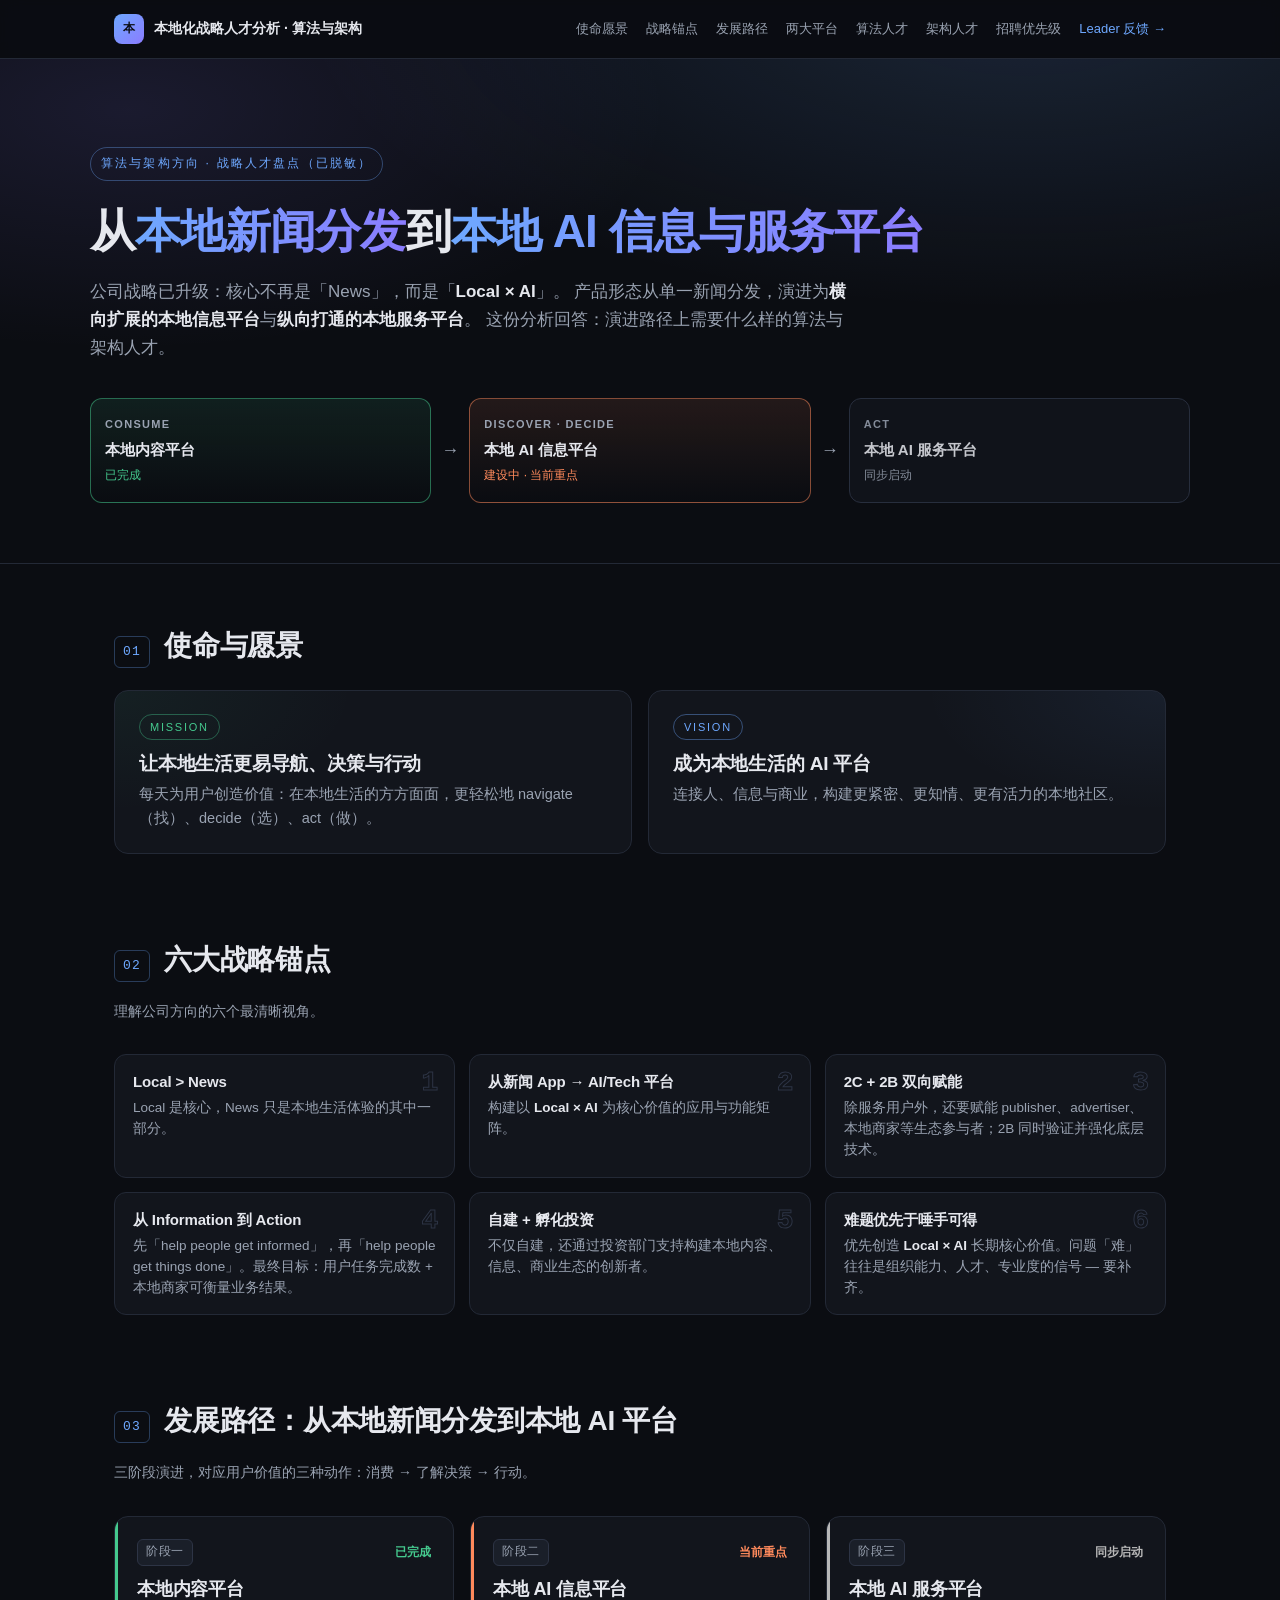
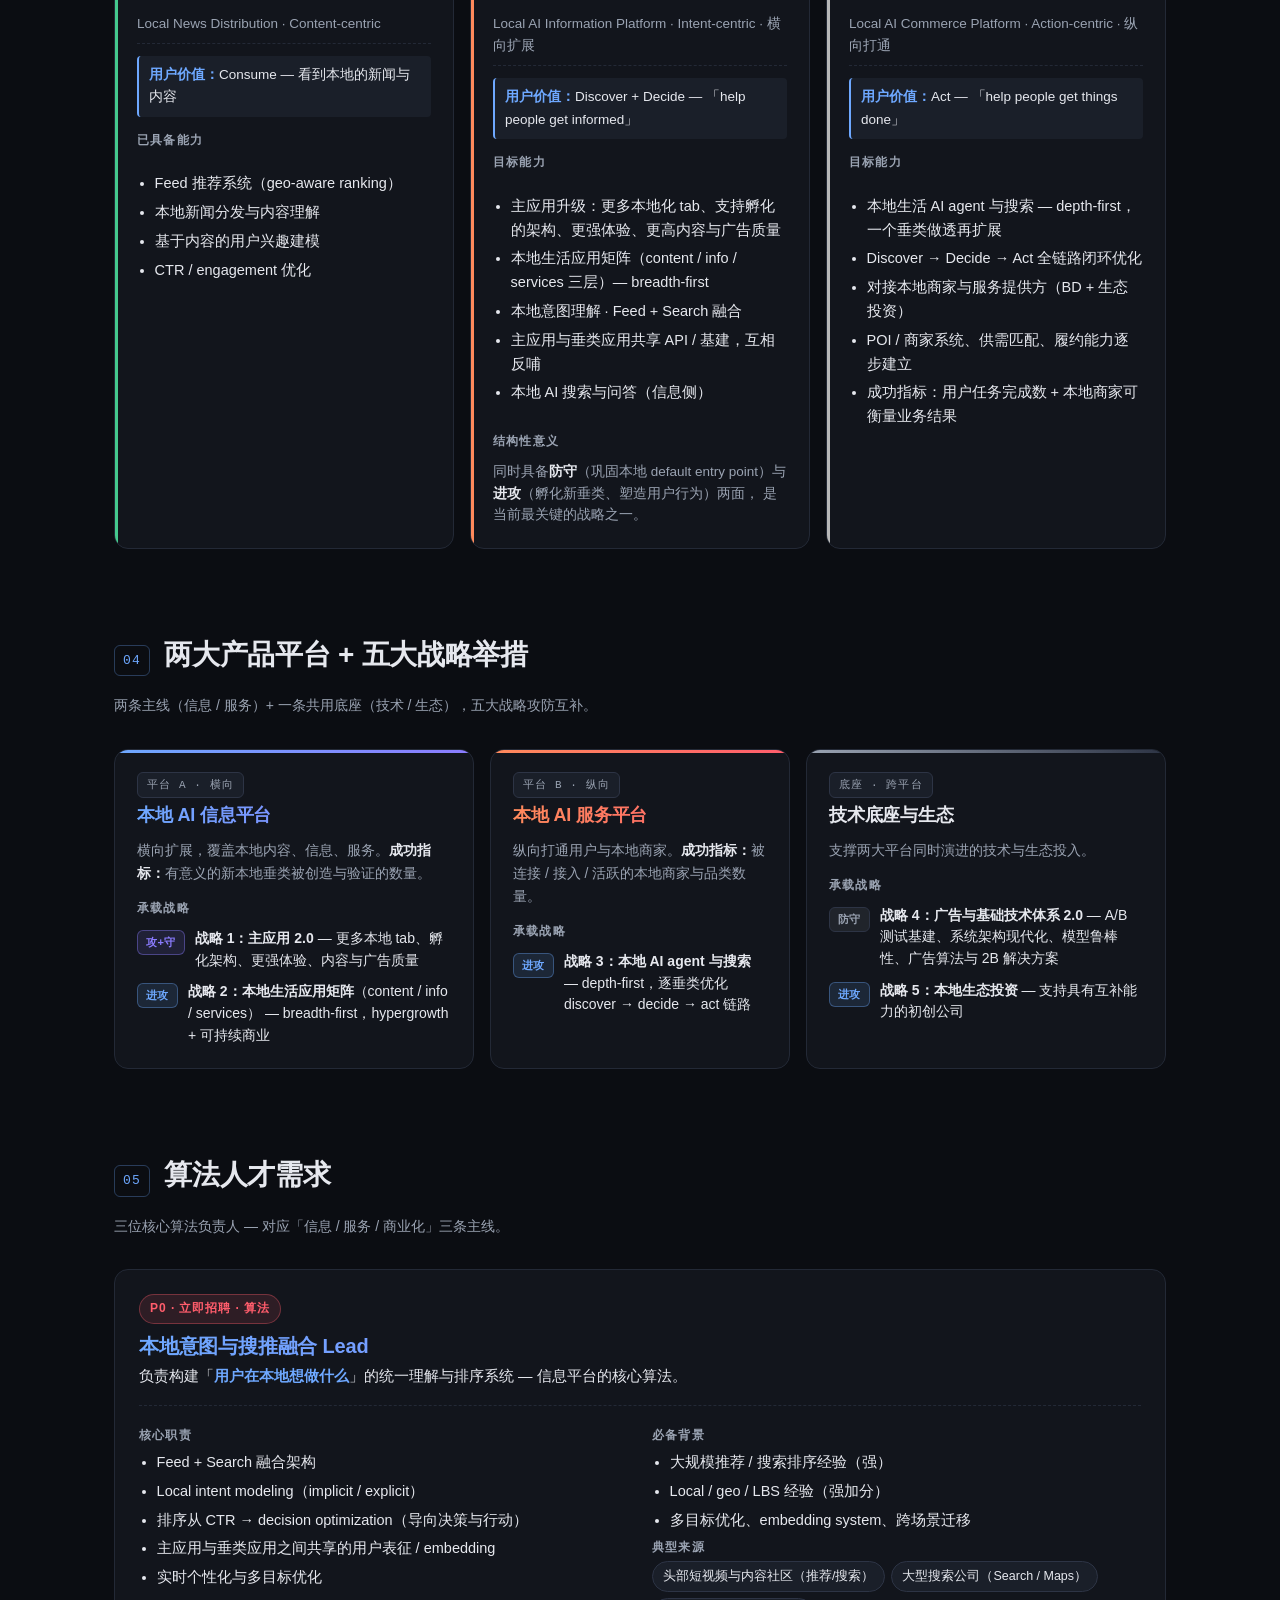
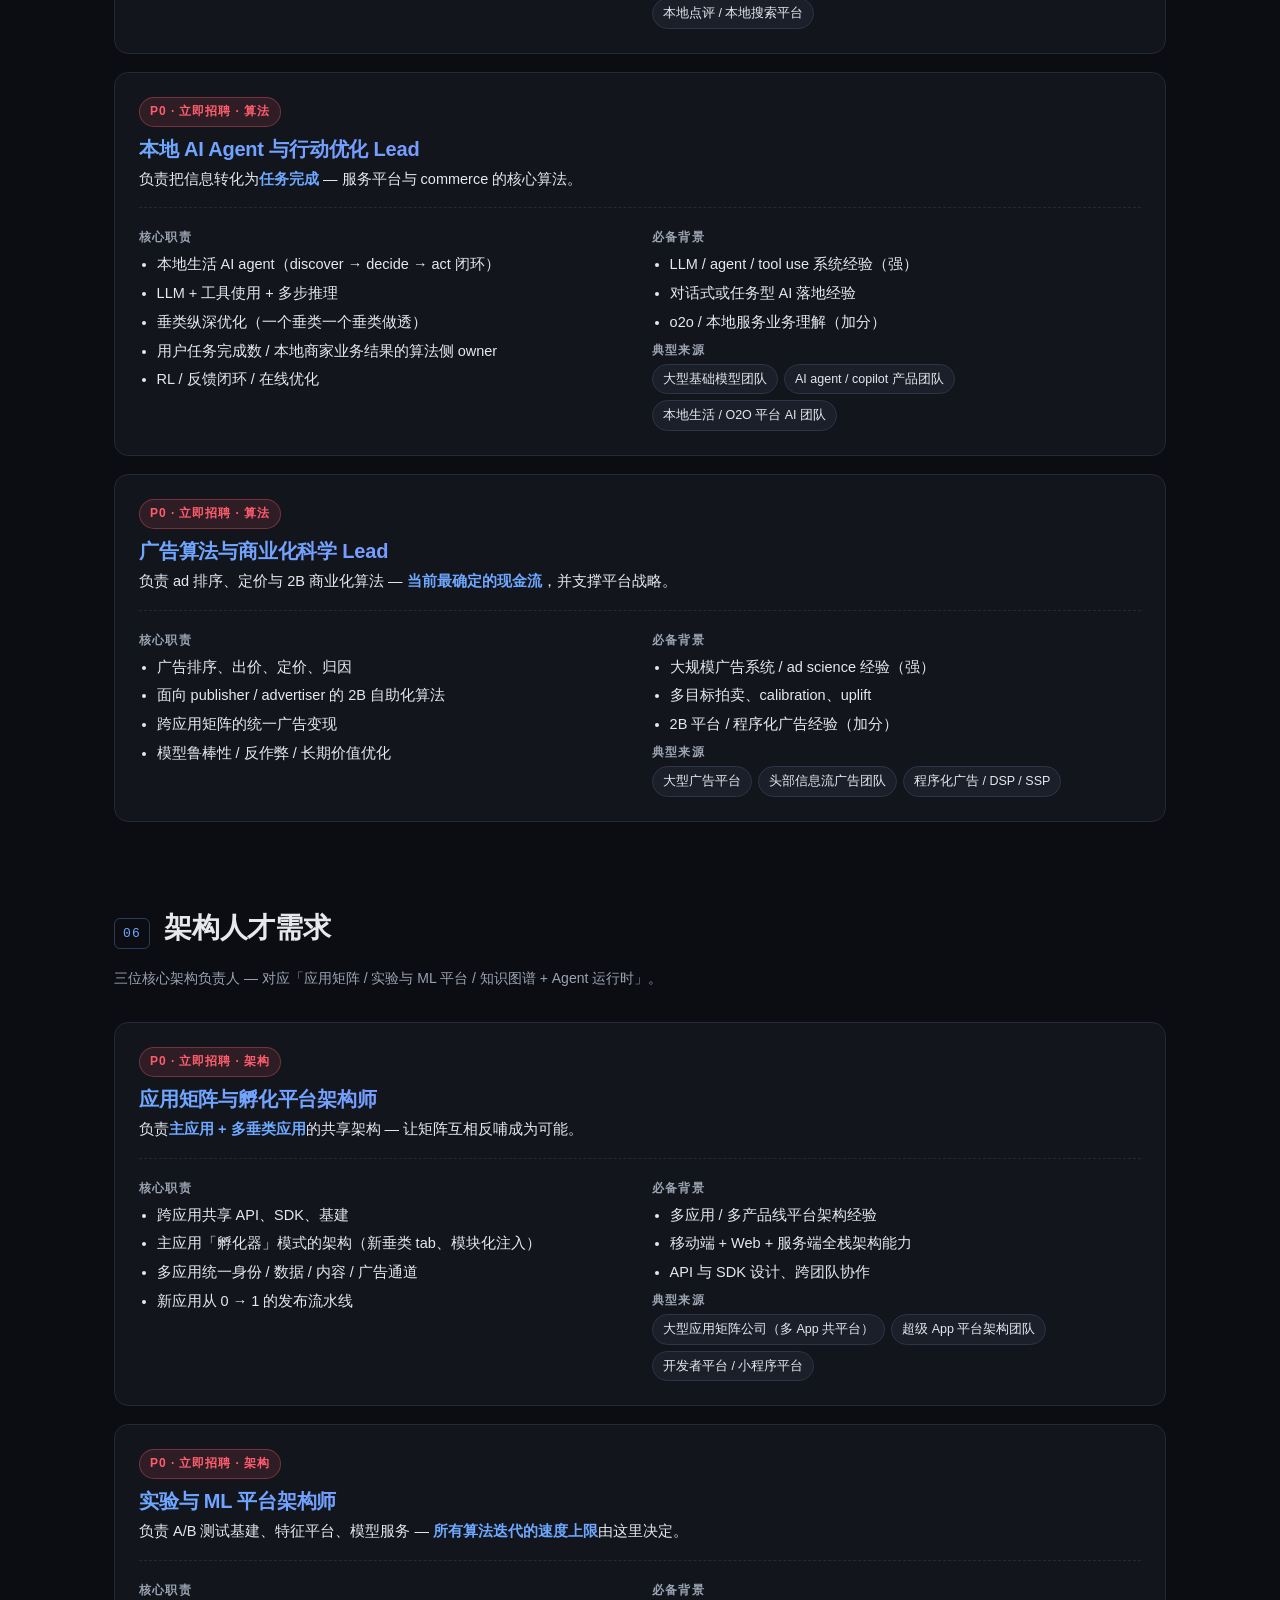
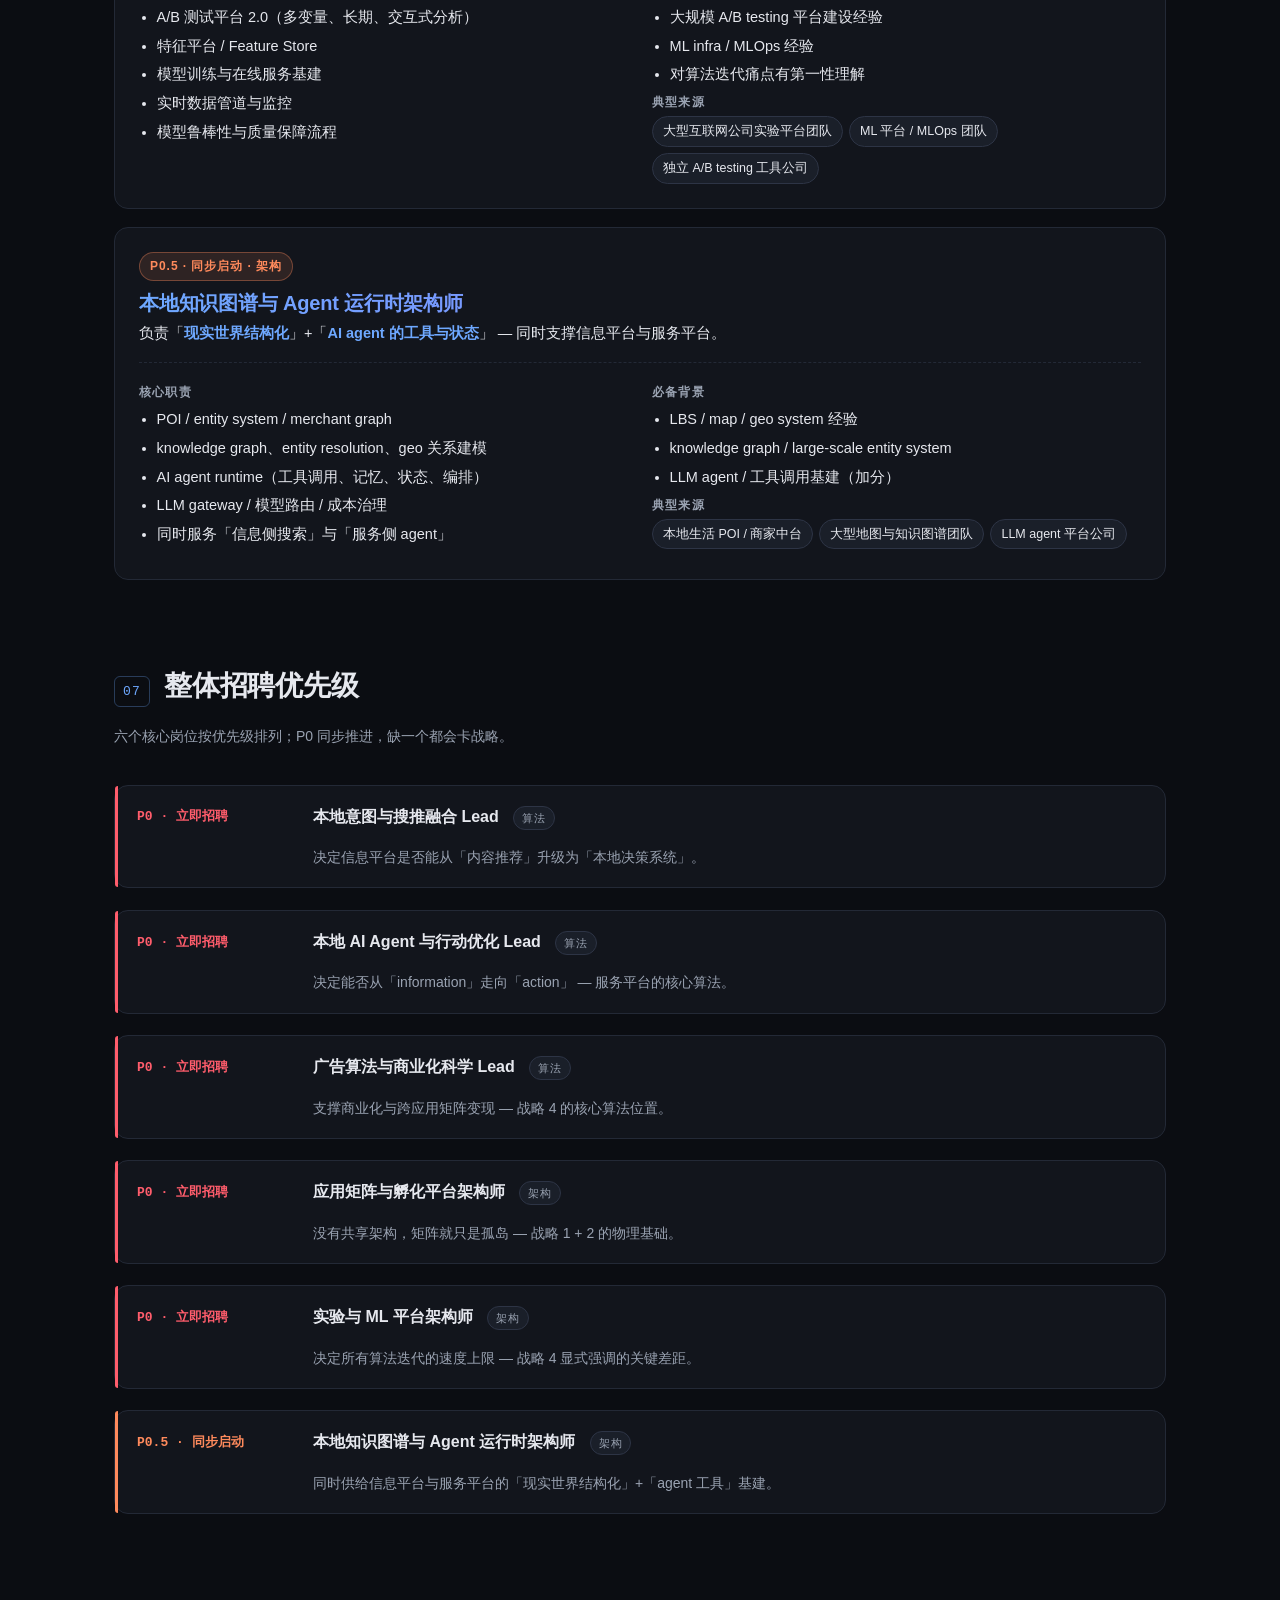
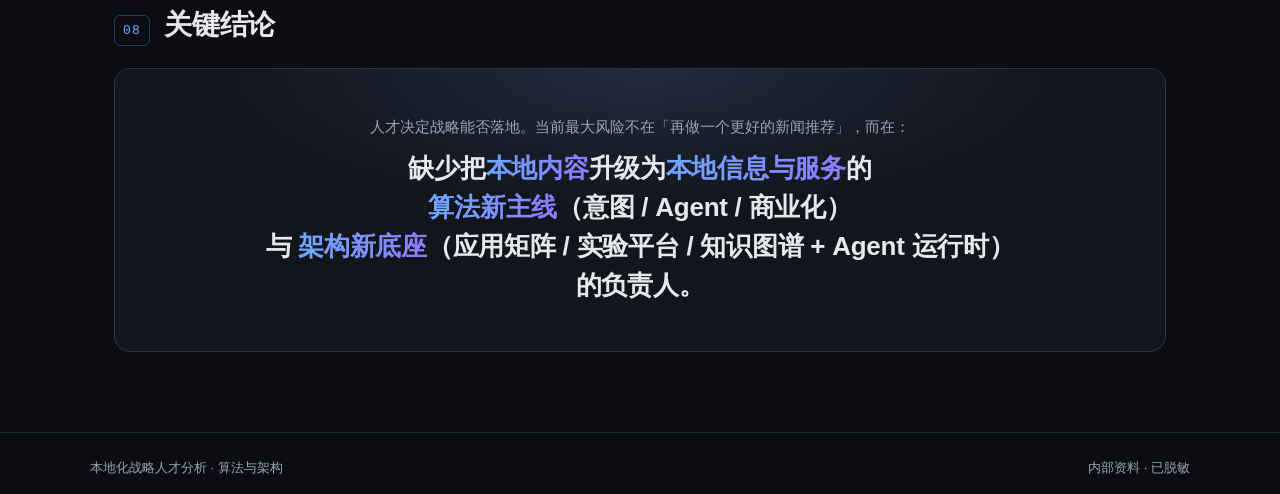
<file: index.html>
<!doctype html>
<html lang="zh-CN">
<head>
  <meta charset="utf-8" />
  <meta name="viewport" content="width=device-width, initial-scale=1" />
  <title>本地化战略人才分析 · 算法与架构</title>
  <meta name="description" content="从本地新闻分发到本地 AI 信息与服务平台的演进路径，以及对应的算法与架构人才需求（已脱敏）" />
  <link rel="stylesheet" href="./styles.css" />
</head>
<body>
  <header class="topbar">
    <div class="topbar__inner">
      <a class="brand" href="#top">
        <span class="brand__mark">本</span>
        <span class="brand__name">本地化战略人才分析 · 算法与架构</span>
      </a>
      <nav class="nav">
        <a href="#mission">使命愿景</a>
        <a href="#anchors">战略锚点</a>
        <a href="#path">发展路径</a>
        <a href="#pillars">两大平台</a>
        <a href="#algo">算法人才</a>
        <a href="#arch">架构人才</a>
        <a href="#priority">招聘优先级</a>
        <a href="./feedback.html" class="nav__back">Leader 反馈 →</a>
      </nav>
    </div>
  </header>

  <main id="top">
    <!-- HERO -->
    <section class="hero">
      <div class="hero__inner">
        <span class="eyebrow">算法与架构方向 · 战略人才盘点（已脱敏）</span>
        <h1>从<em>本地新闻分发</em>到<em>本地 AI 信息与服务平台</em></h1>
        <p class="lede">
          公司战略已升级：核心不再是「News」，而是「<strong>Local × AI</strong>」。
          产品形态从单一新闻分发，演进为<strong>横向扩展的本地信息平台</strong>与<strong>纵向打通的本地服务平台</strong>。
          这份分析回答：演进路径上需要什么样的算法与架构人才。
        </p>

        <div class="path" aria-label="发展路径">
          <div class="path__node done">
            <span class="path__verb">Consume</span>
            <span class="path__label">本地内容平台</span>
            <span class="path__status">已完成</span>
          </div>
          <div class="path__arrow" aria-hidden="true">→</div>
          <div class="path__node gap">
            <span class="path__verb">Discover · Decide</span>
            <span class="path__label">本地 AI 信息平台</span>
            <span class="path__status">建设中 · 当前重点</span>
          </div>
          <div class="path__arrow" aria-hidden="true">→</div>
          <div class="path__node future">
            <span class="path__verb">Act</span>
            <span class="path__label">本地 AI 服务平台</span>
            <span class="path__status">同步启动</span>
          </div>
        </div>
      </div>
    </section>

    <!-- 01 Mission & Vision -->
    <section id="mission" class="section">
      <div class="section__head">
        <span class="section__num">01</span>
        <h2>使命与愿景</h2>
      </div>
      <div class="mv-grid">
        <div class="mv-card mv-card--mission">
          <span class="mv-card__tag">Mission</span>
          <h3>让本地生活更易导航、决策与行动</h3>
          <p>每天为用户创造价值：在本地生活的方方面面，更轻松地 navigate（找）、decide（选）、act（做）。</p>
        </div>
        <div class="mv-card mv-card--vision">
          <span class="mv-card__tag">Vision</span>
          <h3>成为本地生活的 AI 平台</h3>
          <p>连接人、信息与商业，构建更紧密、更知情、更有活力的本地社区。</p>
        </div>
      </div>
    </section>

    <!-- 02 6 Strategic Anchors -->
    <section id="anchors" class="section">
      <div class="section__head">
        <span class="section__num">02</span>
        <h2>六大战略锚点</h2>
        <p class="section__sub">理解公司方向的六个最清晰视角。</p>
      </div>
      <div class="anchors">
        <div class="anchor">
          <span class="anchor__num">1</span>
          <h3>Local &gt; News</h3>
          <p>Local 是核心，News 只是本地生活体验的其中一部分。</p>
        </div>
        <div class="anchor">
          <span class="anchor__num">2</span>
          <h3>从新闻 App → AI/Tech 平台</h3>
          <p>构建以 <strong>Local × AI</strong> 为核心价值的应用与功能矩阵。</p>
        </div>
        <div class="anchor">
          <span class="anchor__num">3</span>
          <h3>2C + 2B 双向赋能</h3>
          <p>除服务用户外，还要赋能 publisher、advertiser、本地商家等生态参与者；2B 同时验证并强化底层技术。</p>
        </div>
        <div class="anchor">
          <span class="anchor__num">4</span>
          <h3>从 Information 到 Action</h3>
          <p>先「help people get informed」，再「help people get things done」。最终目标：用户任务完成数 + 本地商家可衡量业务结果。</p>
        </div>
        <div class="anchor">
          <span class="anchor__num">5</span>
          <h3>自建 + 孵化投资</h3>
          <p>不仅自建，还通过投资部门支持构建本地内容、信息、商业生态的创新者。</p>
        </div>
        <div class="anchor">
          <span class="anchor__num">6</span>
          <h3>难题优先于唾手可得</h3>
          <p>优先创造 <strong>Local × AI</strong> 长期核心价值。问题「难」往往是组织能力、人才、专业度的信号 — 要补齐。</p>
        </div>
      </div>
    </section>

    <!-- 03 Development Path -->
    <section id="path" class="section">
      <div class="section__head">
        <span class="section__num">03</span>
        <h2>发展路径：从本地新闻分发到本地 AI 平台</h2>
        <p class="section__sub">三阶段演进，对应用户价值的三种动作：消费 → 了解决策 → 行动。</p>
      </div>

      <div class="stages">
        <article class="stage stage--done">
          <header class="stage__head">
            <span class="stage__badge">阶段一</span>
            <span class="stage__status">已完成</span>
          </header>
          <h3>本地内容平台</h3>
          <p class="stage__essence">Local News Distribution · Content-centric</p>
          <p class="stage__user"><strong>用户价值：</strong>Consume — 看到本地的新闻与内容</p>

          <h4>已具备能力</h4>
          <ul>
            <li>Feed 推荐系统（geo-aware ranking）</li>
            <li>本地新闻分发与内容理解</li>
            <li>基于内容的用户兴趣建模</li>
            <li>CTR / engagement 优化</li>
          </ul>
        </article>

        <article class="stage stage--gap">
          <header class="stage__head">
            <span class="stage__badge">阶段二</span>
            <span class="stage__status">当前重点</span>
          </header>
          <h3>本地 AI 信息平台</h3>
          <p class="stage__essence">Local AI Information Platform · Intent-centric · 横向扩展</p>
          <p class="stage__user"><strong>用户价值：</strong>Discover + Decide — 「help people get informed」</p>

          <h4>目标能力</h4>
          <ul>
            <li>主应用升级：更多本地化 tab、支持孵化的架构、更强体验、更高内容与广告质量</li>
            <li>本地生活应用矩阵（content / info / services 三层）— breadth-first</li>
            <li>本地意图理解 · Feed + Search 融合</li>
            <li>主应用与垂类应用共享 API / 基建，互相反哺</li>
            <li>本地 AI 搜索与问答（信息侧）</li>
          </ul>

          <h4>结构性意义</h4>
          <p class="stage__note">
            同时具备<strong>防守</strong>（巩固本地 default entry point）与<strong>进攻</strong>（孵化新垂类、塑造用户行为）两面，
            是当前最关键的战略之一。
          </p>
        </article>

        <article class="stage stage--future">
          <header class="stage__head">
            <span class="stage__badge">阶段三</span>
            <span class="stage__status">同步启动</span>
          </header>
          <h3>本地 AI 服务平台</h3>
          <p class="stage__essence">Local AI Commerce Platform · Action-centric · 纵向打通</p>
          <p class="stage__user"><strong>用户价值：</strong>Act — 「help people get things done」</p>

          <h4>目标能力</h4>
          <ul>
            <li>本地生活 AI agent 与搜索 — depth-first，一个垂类做透再扩展</li>
            <li>Discover → Decide → Act 全链路闭环优化</li>
            <li>对接本地商家与服务提供方（BD + 生态投资）</li>
            <li>POI / 商家系统、供需匹配、履约能力逐步建立</li>
            <li>成功指标：用户任务完成数 + 本地商家可衡量业务结果</li>
          </ul>
        </article>
      </div>
    </section>

    <!-- 04 Two Pillars + Strategies -->
    <section id="pillars" class="section">
      <div class="section__head">
        <span class="section__num">04</span>
        <h2>两大产品平台 + 五大战略举措</h2>
        <p class="section__sub">两条主线（信息 / 服务）+ 一条共用底座（技术 / 生态），五大战略攻防互补。</p>
      </div>

      <div class="pillars">
        <article class="pillar pillar--info">
          <header class="pillar__head">
            <span class="pillar__tag">平台 A · 横向</span>
            <h3>本地 AI 信息平台</h3>
          </header>
          <p class="pillar__desc">横向扩展，覆盖本地内容、信息、服务。<strong>成功指标：</strong>有意义的新本地垂类被创造与验证的数量。</p>
          <h4>承载战略</h4>
          <ul class="strat-list">
            <li>
              <span class="strat__tag both">攻+守</span>
              <span><strong>战略 1：主应用 2.0</strong> — 更多本地 tab、孵化架构、更强体验、内容与广告质量</span>
            </li>
            <li>
              <span class="strat__tag offense">进攻</span>
              <span><strong>战略 2：本地生活应用矩阵</strong>（content / info / services） — breadth-first，hypergrowth + 可持续商业</span>
            </li>
          </ul>
        </article>

        <article class="pillar pillar--commerce">
          <header class="pillar__head">
            <span class="pillar__tag">平台 B · 纵向</span>
            <h3>本地 AI 服务平台</h3>
          </header>
          <p class="pillar__desc">纵向打通用户与本地商家。<strong>成功指标：</strong>被连接 / 接入 / 活跃的本地商家与品类数量。</p>
          <h4>承载战略</h4>
          <ul class="strat-list">
            <li>
              <span class="strat__tag offense">进攻</span>
              <span><strong>战略 3：本地 AI agent 与搜索</strong> — depth-first，逐垂类优化 discover → decide → act 链路</span>
            </li>
          </ul>
        </article>

        <article class="pillar pillar--infra">
          <header class="pillar__head">
            <span class="pillar__tag">底座 · 跨平台</span>
            <h3>技术底座与生态</h3>
          </header>
          <p class="pillar__desc">支撑两大平台同时演进的技术与生态投入。</p>
          <h4>承载战略</h4>
          <ul class="strat-list">
            <li>
              <span class="strat__tag defense">防守</span>
              <span><strong>战略 4：广告与基础技术体系 2.0</strong> — A/B 测试基建、系统架构现代化、模型鲁棒性、广告算法与 2B 解决方案</span>
            </li>
            <li>
              <span class="strat__tag offense">进攻</span>
              <span><strong>战略 5：本地生态投资</strong> — 支持具有互补能力的初创公司</span>
            </li>
          </ul>
        </article>
      </div>
    </section>

    <!-- 05 Algorithm Talent -->
    <section id="algo" class="section">
      <div class="section__head">
        <span class="section__num">05</span>
        <h2>算法人才需求</h2>
        <p class="section__sub">三位核心算法负责人 — 对应「信息 / 服务 / 商业化」三条主线。</p>
      </div>

      <div class="roles">
        <article class="role">
          <header class="role__head">
            <span class="role__tier tier-p0">P0 · 立即招聘 · 算法</span>
            <h3>本地意图与搜推融合 Lead</h3>
            <p class="role__oneliner">
              负责构建「<strong>用户在本地想做什么</strong>」的统一理解与排序系统 — 信息平台的核心算法。
            </p>
          </header>
          <div class="role__body">
            <div class="role__col">
              <h4>核心职责</h4>
              <ul>
                <li>Feed + Search 融合架构</li>
                <li>Local intent modeling（implicit / explicit）</li>
                <li>排序从 CTR → decision optimization（导向决策与行动）</li>
                <li>主应用与垂类应用之间共享的用户表征 / embedding</li>
                <li>实时个性化与多目标优化</li>
              </ul>
            </div>
            <div class="role__col">
              <h4>必备背景</h4>
              <ul>
                <li>大规模推荐 / 搜索排序经验（强）</li>
                <li>Local / geo / LBS 经验（强加分）</li>
                <li>多目标优化、embedding system、跨场景迁移</li>
              </ul>
              <h4>典型来源</h4>
              <div class="chips">
                <span class="chip">头部短视频与内容社区（推荐/搜索）</span>
                <span class="chip">大型搜索公司（Search / Maps）</span>
                <span class="chip">本地点评 / 本地搜索平台</span>
              </div>
            </div>
          </div>
        </article>

        <article class="role">
          <header class="role__head">
            <span class="role__tier tier-p0">P0 · 立即招聘 · 算法</span>
            <h3>本地 AI Agent 与行动优化 Lead</h3>
            <p class="role__oneliner">
              负责把信息转化为<strong>任务完成</strong> — 服务平台与 commerce 的核心算法。
            </p>
          </header>
          <div class="role__body">
            <div class="role__col">
              <h4>核心职责</h4>
              <ul>
                <li>本地生活 AI agent（discover → decide → act 闭环）</li>
                <li>LLM + 工具使用 + 多步推理</li>
                <li>垂类纵深优化（一个垂类一个垂类做透）</li>
                <li>用户任务完成数 / 本地商家业务结果的算法侧 owner</li>
                <li>RL / 反馈闭环 / 在线优化</li>
              </ul>
            </div>
            <div class="role__col">
              <h4>必备背景</h4>
              <ul>
                <li>LLM / agent / tool use 系统经验（强）</li>
                <li>对话式或任务型 AI 落地经验</li>
                <li>o2o / 本地服务业务理解（加分）</li>
              </ul>
              <h4>典型来源</h4>
              <div class="chips">
                <span class="chip">大型基础模型团队</span>
                <span class="chip">AI agent / copilot 产品团队</span>
                <span class="chip">本地生活 / O2O 平台 AI 团队</span>
              </div>
            </div>
          </div>
        </article>

        <article class="role">
          <header class="role__head">
            <span class="role__tier tier-p0">P0 · 立即招聘 · 算法</span>
            <h3>广告算法与商业化科学 Lead</h3>
            <p class="role__oneliner">
              负责 ad 排序、定价与 2B 商业化算法 — <strong>当前最确定的现金流</strong>，并支撑平台战略。
            </p>
          </header>
          <div class="role__body">
            <div class="role__col">
              <h4>核心职责</h4>
              <ul>
                <li>广告排序、出价、定价、归因</li>
                <li>面向 publisher / advertiser 的 2B 自助化算法</li>
                <li>跨应用矩阵的统一广告变现</li>
                <li>模型鲁棒性 / 反作弊 / 长期价值优化</li>
              </ul>
            </div>
            <div class="role__col">
              <h4>必备背景</h4>
              <ul>
                <li>大规模广告系统 / ad science 经验（强）</li>
                <li>多目标拍卖、calibration、uplift</li>
                <li>2B 平台 / 程序化广告经验（加分）</li>
              </ul>
              <h4>典型来源</h4>
              <div class="chips">
                <span class="chip">大型广告平台</span>
                <span class="chip">头部信息流广告团队</span>
                <span class="chip">程序化广告 / DSP / SSP</span>
              </div>
            </div>
          </div>
        </article>
      </div>
    </section>

    <!-- 06 Architecture Talent -->
    <section id="arch" class="section">
      <div class="section__head">
        <span class="section__num">06</span>
        <h2>架构人才需求</h2>
        <p class="section__sub">三位核心架构负责人 — 对应「应用矩阵 / 实验与 ML 平台 / 知识图谱 + Agent 运行时」。</p>
      </div>

      <div class="roles">
        <article class="role">
          <header class="role__head">
            <span class="role__tier tier-p0">P0 · 立即招聘 · 架构</span>
            <h3>应用矩阵与孵化平台架构师</h3>
            <p class="role__oneliner">
              负责<strong>主应用 + 多垂类应用</strong>的共享架构 — 让矩阵互相反哺成为可能。
            </p>
          </header>
          <div class="role__body">
            <div class="role__col">
              <h4>核心职责</h4>
              <ul>
                <li>跨应用共享 API、SDK、基建</li>
                <li>主应用「孵化器」模式的架构（新垂类 tab、模块化注入）</li>
                <li>多应用统一身份 / 数据 / 内容 / 广告通道</li>
                <li>新应用从 0 → 1 的发布流水线</li>
              </ul>
            </div>
            <div class="role__col">
              <h4>必备背景</h4>
              <ul>
                <li>多应用 / 多产品线平台架构经验</li>
                <li>移动端 + Web + 服务端全栈架构能力</li>
                <li>API 与 SDK 设计、跨团队协作</li>
              </ul>
              <h4>典型来源</h4>
              <div class="chips">
                <span class="chip">大型应用矩阵公司（多 App 共平台）</span>
                <span class="chip">超级 App 平台架构团队</span>
                <span class="chip">开发者平台 / 小程序平台</span>
              </div>
            </div>
          </div>
        </article>

        <article class="role">
          <header class="role__head">
            <span class="role__tier tier-p0">P0 · 立即招聘 · 架构</span>
            <h3>实验与 ML 平台架构师</h3>
            <p class="role__oneliner">
              负责 A/B 测试基建、特征平台、模型服务 — <strong>所有算法迭代的速度上限</strong>由这里决定。
            </p>
          </header>
          <div class="role__body">
            <div class="role__col">
              <h4>核心职责</h4>
              <ul>
                <li>A/B 测试平台 2.0（多变量、长期、交互式分析）</li>
                <li>特征平台 / Feature Store</li>
                <li>模型训练与在线服务基建</li>
                <li>实时数据管道与监控</li>
                <li>模型鲁棒性与质量保障流程</li>
              </ul>
            </div>
            <div class="role__col">
              <h4>必备背景</h4>
              <ul>
                <li>大规模 A/B testing 平台建设经验</li>
                <li>ML infra / MLOps 经验</li>
                <li>对算法迭代痛点有第一性理解</li>
              </ul>
              <h4>典型来源</h4>
              <div class="chips">
                <span class="chip">大型互联网公司实验平台团队</span>
                <span class="chip">ML 平台 / MLOps 团队</span>
                <span class="chip">独立 A/B testing 工具公司</span>
              </div>
            </div>
          </div>
        </article>

        <article class="role">
          <header class="role__head">
            <span class="role__tier tier-p05">P0.5 · 同步启动 · 架构</span>
            <h3>本地知识图谱与 Agent 运行时架构师</h3>
            <p class="role__oneliner">
              负责「<strong>现实世界结构化</strong>」+「<strong>AI agent 的工具与状态</strong>」 — 同时支撑信息平台与服务平台。
            </p>
          </header>
          <div class="role__body">
            <div class="role__col">
              <h4>核心职责</h4>
              <ul>
                <li>POI / entity system / merchant graph</li>
                <li>knowledge graph、entity resolution、geo 关系建模</li>
                <li>AI agent runtime（工具调用、记忆、状态、编排）</li>
                <li>LLM gateway / 模型路由 / 成本治理</li>
                <li>同时服务「信息侧搜索」与「服务侧 agent」</li>
              </ul>
            </div>
            <div class="role__col">
              <h4>必备背景</h4>
              <ul>
                <li>LBS / map / geo system 经验</li>
                <li>knowledge graph / large-scale entity system</li>
                <li>LLM agent / 工具调用基建（加分）</li>
              </ul>
              <h4>典型来源</h4>
              <div class="chips">
                <span class="chip">本地生活 POI / 商家中台</span>
                <span class="chip">大型地图与知识图谱团队</span>
                <span class="chip">LLM agent 平台公司</span>
              </div>
            </div>
          </div>
        </article>
      </div>
    </section>

    <!-- 07 Hiring Priority -->
    <section id="priority" class="section">
      <div class="section__head">
        <span class="section__num">07</span>
        <h2>整体招聘优先级</h2>
        <p class="section__sub">六个核心岗位按优先级排列；P0 同步推进，缺一个都会卡战略。</p>
      </div>

      <ol class="priority">
        <li class="priority__item priority--p0">
          <div class="priority__tier">P0 · 立即招聘</div>
          <div class="priority__role">本地意图与搜推融合 Lead <span class="priority__lane">算法</span></div>
          <div class="priority__why">决定信息平台是否能从「内容推荐」升级为「本地决策系统」。</div>
        </li>
        <li class="priority__item priority--p0">
          <div class="priority__tier">P0 · 立即招聘</div>
          <div class="priority__role">本地 AI Agent 与行动优化 Lead <span class="priority__lane">算法</span></div>
          <div class="priority__why">决定能否从「information」走向「action」 — 服务平台的核心算法。</div>
        </li>
        <li class="priority__item priority--p0">
          <div class="priority__tier">P0 · 立即招聘</div>
          <div class="priority__role">广告算法与商业化科学 Lead <span class="priority__lane">算法</span></div>
          <div class="priority__why">支撑商业化与跨应用矩阵变现 — 战略 4 的核心算法位置。</div>
        </li>
        <li class="priority__item priority--p0">
          <div class="priority__tier">P0 · 立即招聘</div>
          <div class="priority__role">应用矩阵与孵化平台架构师 <span class="priority__lane">架构</span></div>
          <div class="priority__why">没有共享架构，矩阵就只是孤岛 — 战略 1 + 2 的物理基础。</div>
        </li>
        <li class="priority__item priority--p0">
          <div class="priority__tier">P0 · 立即招聘</div>
          <div class="priority__role">实验与 ML 平台架构师 <span class="priority__lane">架构</span></div>
          <div class="priority__why">决定所有算法迭代的速度上限 — 战略 4 显式强调的关键差距。</div>
        </li>
        <li class="priority__item priority--p05">
          <div class="priority__tier">P0.5 · 同步启动</div>
          <div class="priority__role">本地知识图谱与 Agent 运行时架构师 <span class="priority__lane">架构</span></div>
          <div class="priority__why">同时供给信息平台与服务平台的「现实世界结构化」+「agent 工具」基建。</div>
        </li>
      </ol>
    </section>

    <!-- 08 Conclusion -->
    <section id="conclusion" class="section">
      <div class="section__head">
        <span class="section__num">08</span>
        <h2>关键结论</h2>
      </div>
      <div class="conclusion">
        <p class="conclusion__lede">人才决定战略能否落地。当前最大风险不在「再做一个更好的新闻推荐」，而在：</p>
        <p class="conclusion__core">
          缺少把<strong>本地内容</strong>升级为<strong>本地信息与服务</strong>的<br />
          <strong>算法新主线</strong>（意图 / Agent / 商业化）<br />
          与 <strong>架构新底座</strong>（应用矩阵 / 实验平台 / 知识图谱 + Agent 运行时）<br />
          的负责人。
        </p>
      </div>
    </section>
  </main>

  <footer class="footer">
    <div class="footer__inner">
      <span>本地化战略人才分析 · 算法与架构</span>
      <span class="footer__meta">内部资料 · 已脱敏</span>
    </div>
  </footer>
</body>
</html>
</file>
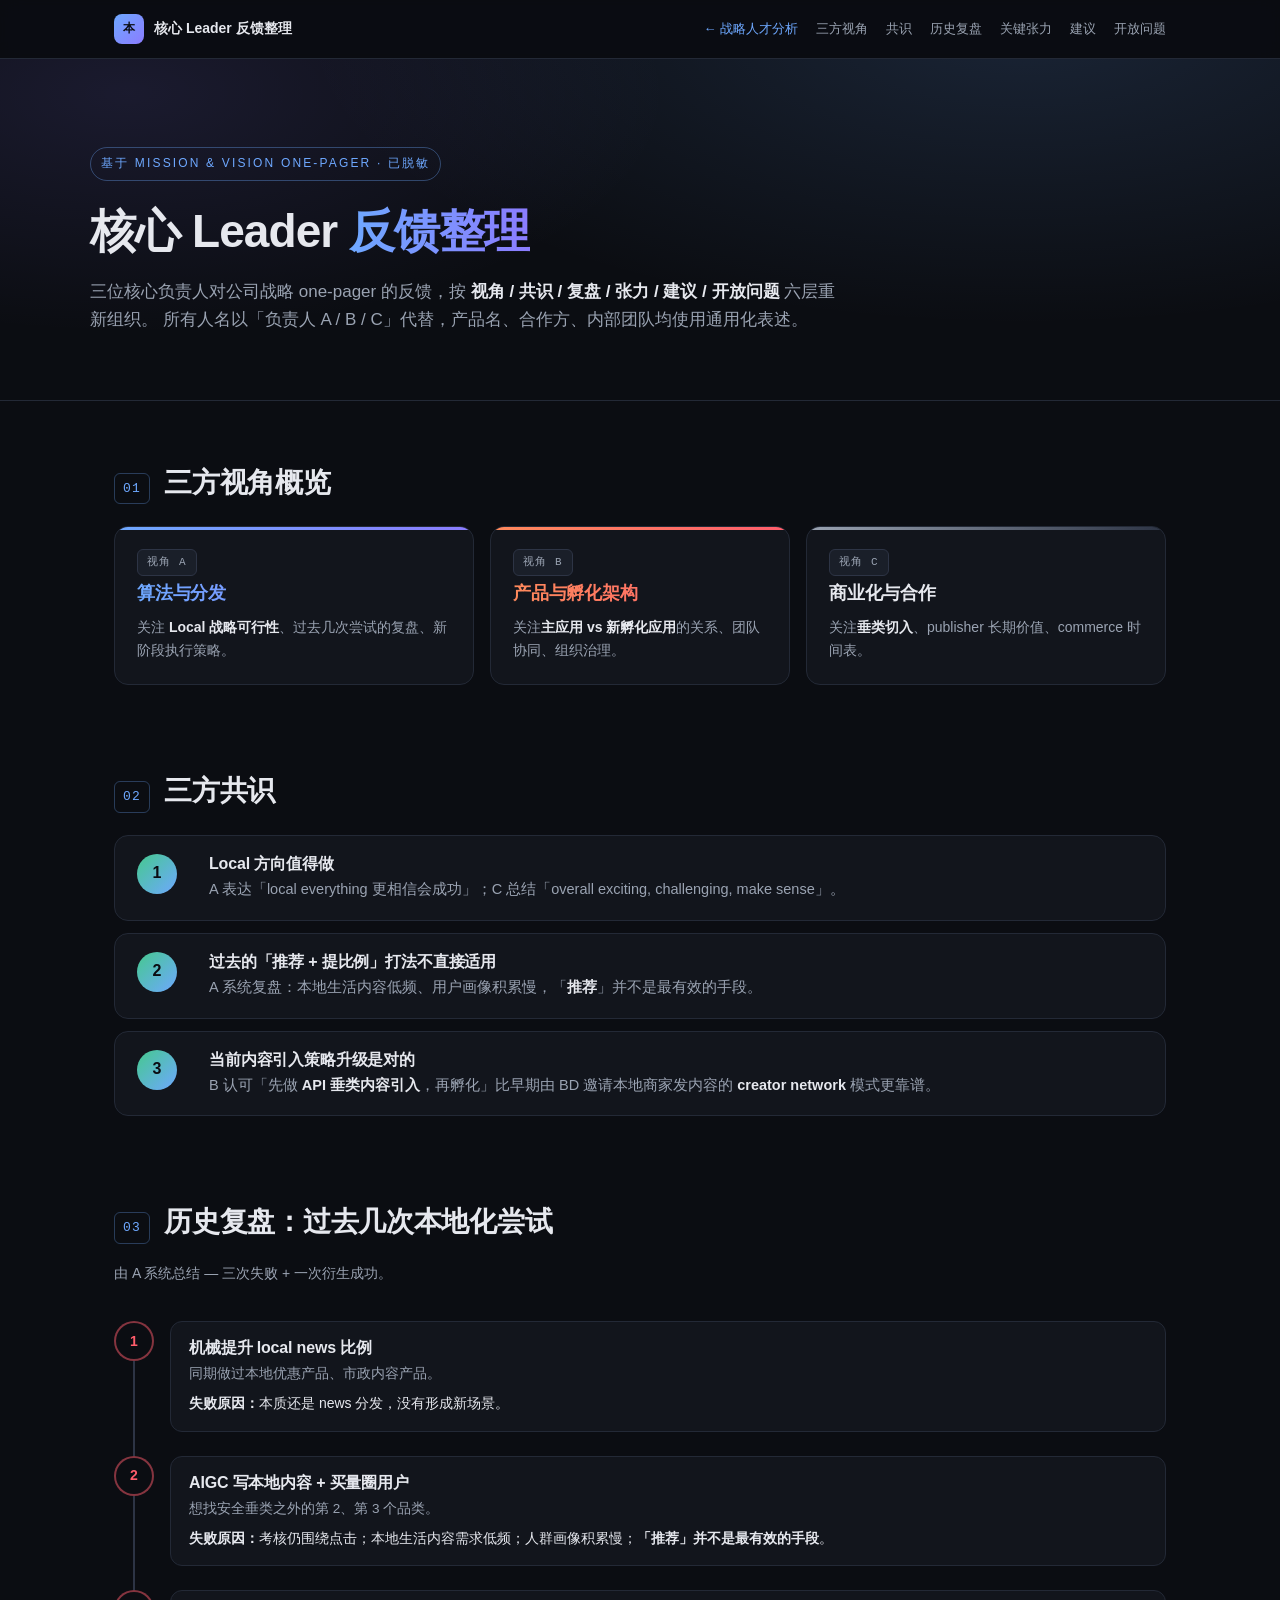
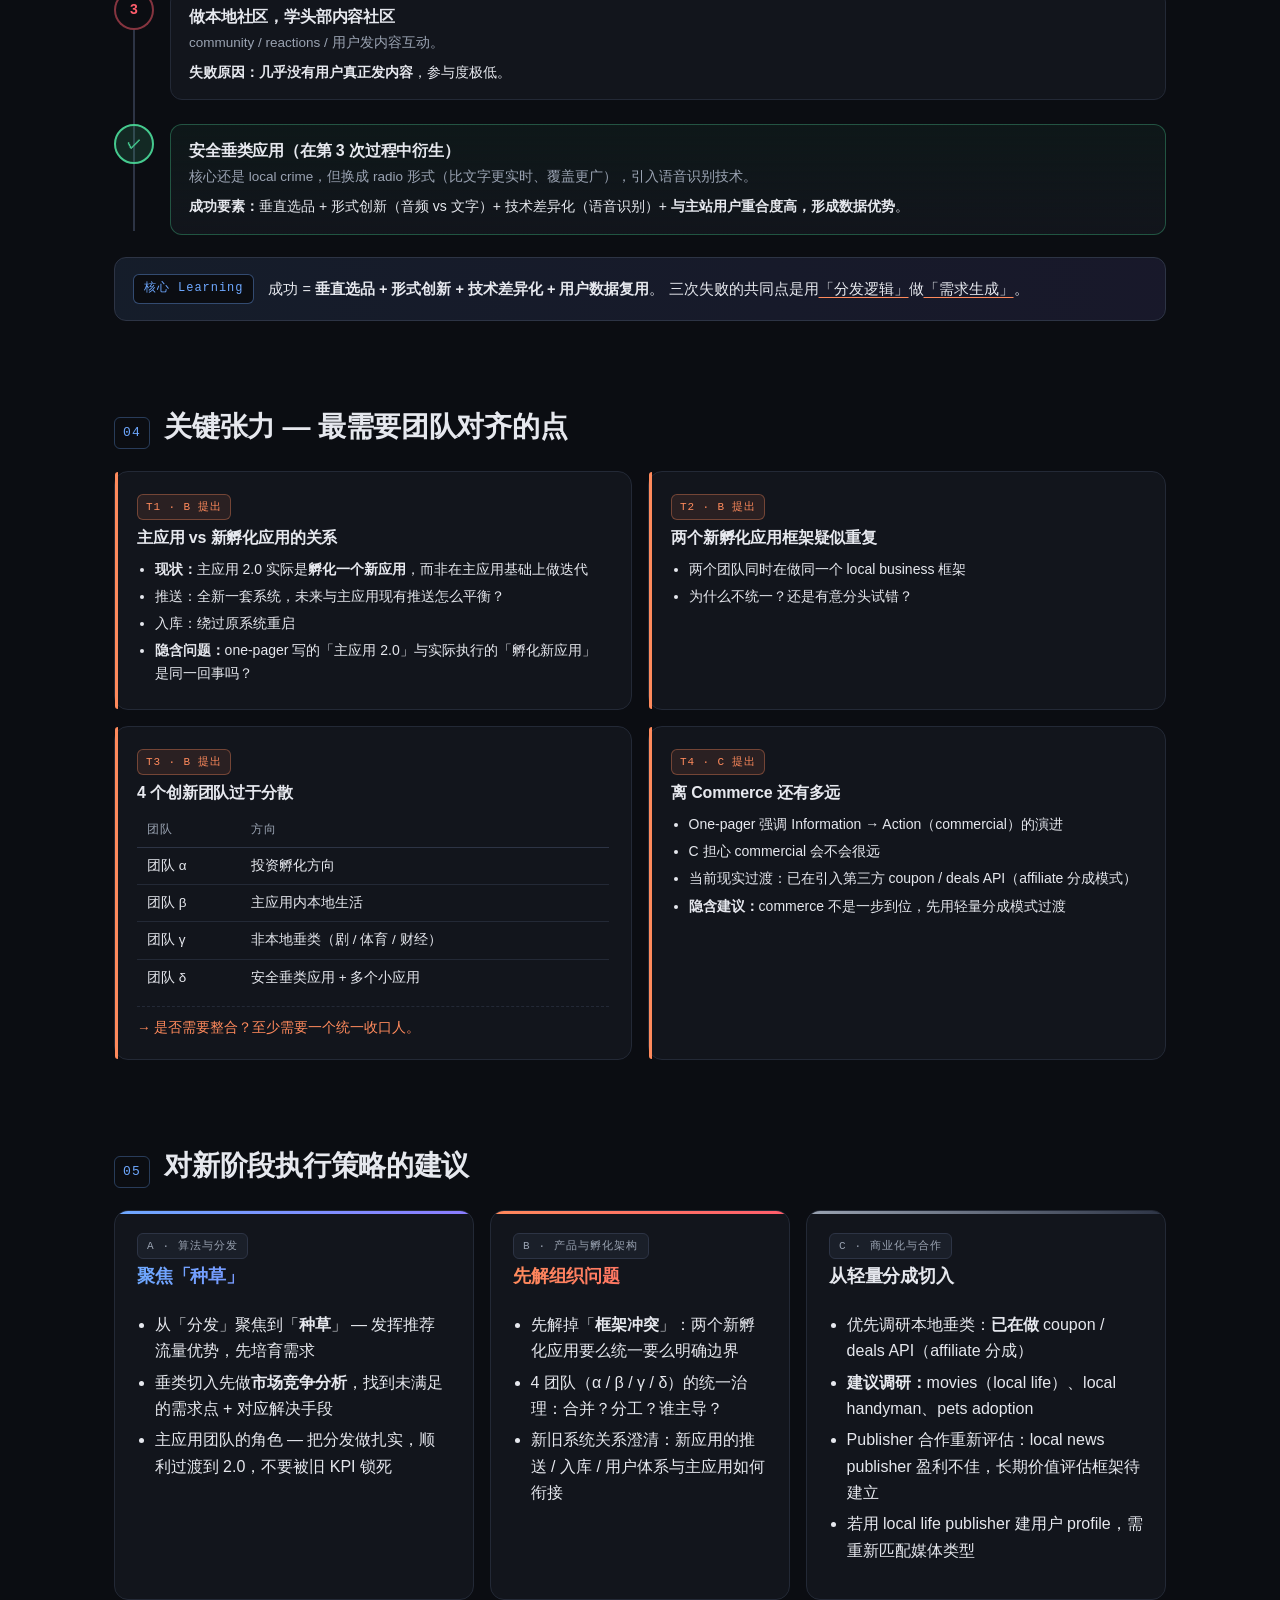
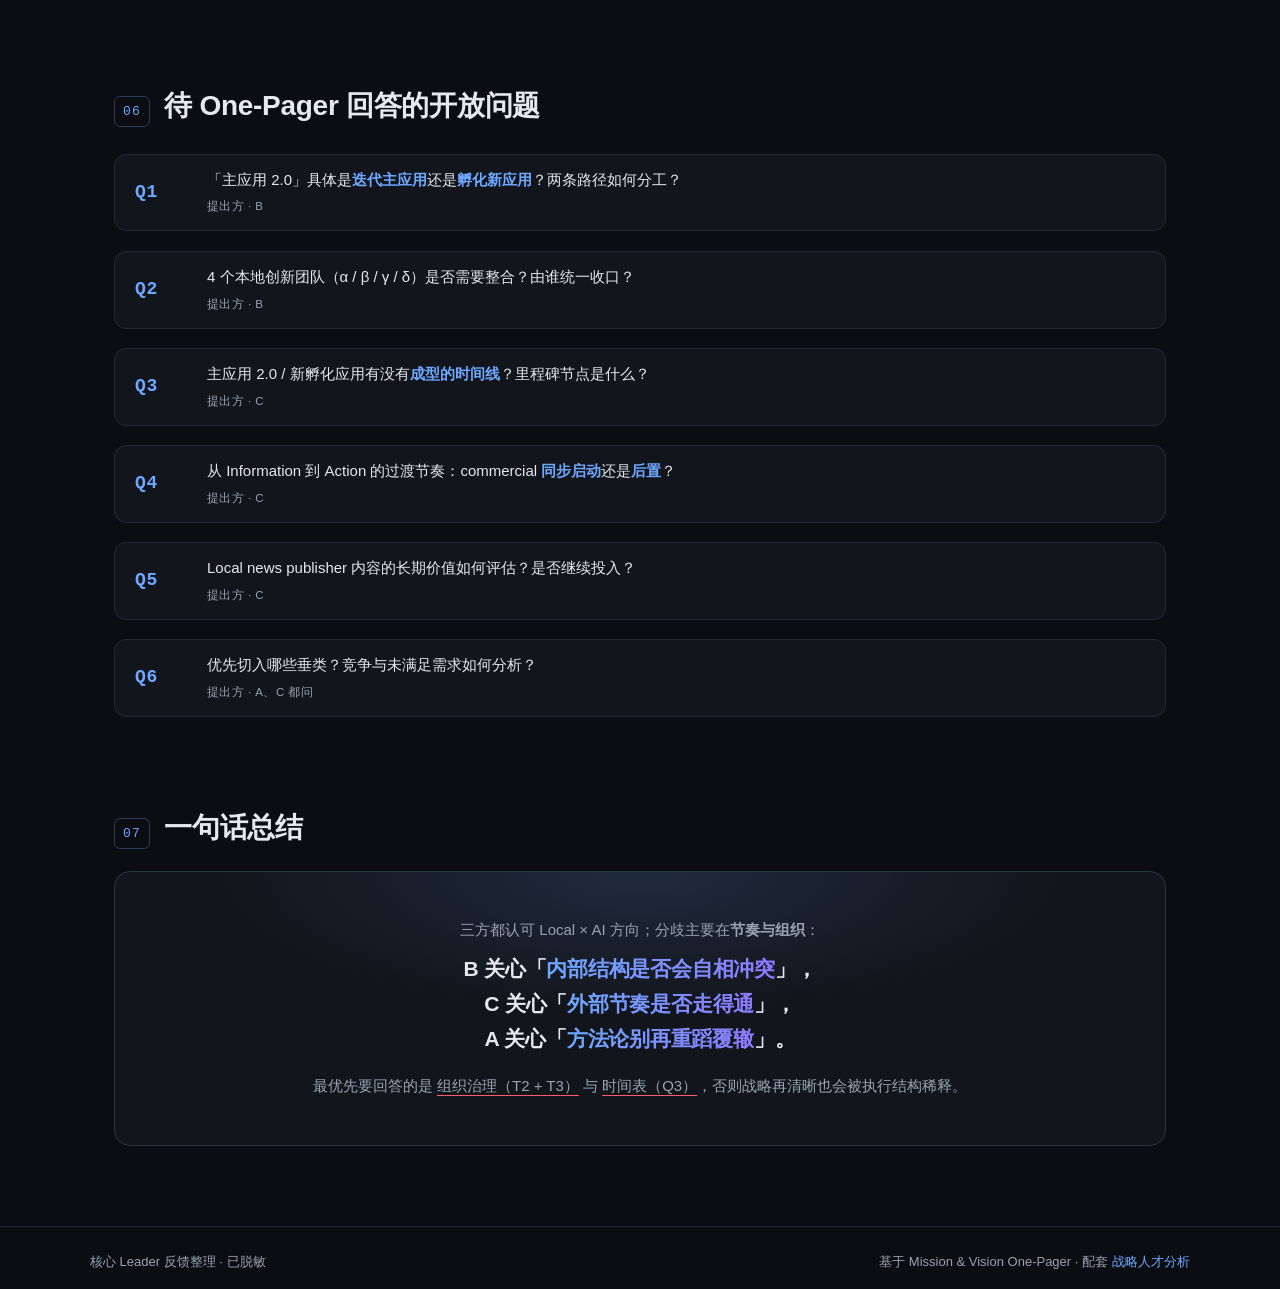
<file: feedback.html>
<!doctype html>
<html lang="zh-CN">
<head>
  <meta charset="utf-8" />
  <meta name="viewport" content="width=device-width, initial-scale=1" />
  <title>核心 Leader 反馈整理 · 本地化战略</title>
  <meta name="description" content="基于 Mission & Vision one-pager，三位核心负责人的反馈整理（已脱敏）" />
  <link rel="stylesheet" href="./styles.css" />
</head>
<body>
  <header class="topbar">
    <div class="topbar__inner">
      <a class="brand" href="./index.html">
        <span class="brand__mark">本</span>
        <span class="brand__name">核心 Leader 反馈整理</span>
      </a>
      <nav class="nav">
        <a href="./index.html" class="nav__back">← 战略人才分析</a>
        <a href="#views">三方视角</a>
        <a href="#consensus">共识</a>
        <a href="#history">历史复盘</a>
        <a href="#tensions">关键张力</a>
        <a href="#advice">建议</a>
        <a href="#questions">开放问题</a>
      </nav>
    </div>
  </header>

  <main id="top">
    <!-- HERO -->
    <section class="hero">
      <div class="hero__inner">
        <span class="eyebrow">基于 Mission &amp; Vision One-Pager · 已脱敏</span>
        <h1>核心 Leader <em>反馈整理</em></h1>
        <p class="lede">
          三位核心负责人对公司战略 one-pager 的反馈，按 <strong>视角 / 共识 / 复盘 / 张力 / 建议 / 开放问题</strong> 六层重新组织。
          所有人名以「负责人 A / B / C」代替，产品名、合作方、内部团队均使用通用化表述。
        </p>
      </div>
    </section>

    <!-- 01 三方视角 -->
    <section id="views" class="section">
      <div class="section__head">
        <span class="section__num">01</span>
        <h2>三方视角概览</h2>
      </div>
      <div class="pillars">
        <article class="pillar pillar--info">
          <header class="pillar__head">
            <span class="pillar__tag">视角 A</span>
            <h3>算法与分发</h3>
          </header>
          <p class="pillar__desc">关注 <strong>Local 战略可行性</strong>、过去几次尝试的复盘、新阶段执行策略。</p>
        </article>
        <article class="pillar pillar--commerce">
          <header class="pillar__head">
            <span class="pillar__tag">视角 B</span>
            <h3>产品与孵化架构</h3>
          </header>
          <p class="pillar__desc">关注<strong>主应用 vs 新孵化应用</strong>的关系、团队协同、组织治理。</p>
        </article>
        <article class="pillar pillar--infra">
          <header class="pillar__head">
            <span class="pillar__tag">视角 C</span>
            <h3>商业化与合作</h3>
          </header>
          <p class="pillar__desc">关注<strong>垂类切入</strong>、publisher 长期价值、commerce 时间表。</p>
        </article>
      </div>
    </section>

    <!-- 02 共识 -->
    <section id="consensus" class="section">
      <div class="section__head">
        <span class="section__num">02</span>
        <h2>三方共识</h2>
      </div>
      <div class="consensus-list">
        <div class="consensus-item">
          <span class="consensus-item__num">1</span>
          <div class="consensus-item__body">
            <h3>Local 方向值得做</h3>
            <p>A 表达「local everything 更相信会成功」；C 总结「overall exciting, challenging, make sense」。</p>
          </div>
        </div>
        <div class="consensus-item">
          <span class="consensus-item__num">2</span>
          <div class="consensus-item__body">
            <h3>过去的「推荐 + 提比例」打法不直接适用</h3>
            <p>A 系统复盘：本地生活内容低频、用户画像积累慢，「<strong>推荐</strong>」并不是最有效的手段。</p>
          </div>
        </div>
        <div class="consensus-item">
          <span class="consensus-item__num">3</span>
          <div class="consensus-item__body">
            <h3>当前内容引入策略升级是对的</h3>
            <p>B 认可「先做 <strong>API 垂类内容引入</strong>，再孵化」比早期由 BD 邀请本地商家发内容的 <strong>creator network</strong> 模式更靠谱。</p>
          </div>
        </div>
      </div>
    </section>

    <!-- 03 历史复盘 -->
    <section id="history" class="section">
      <div class="section__head">
        <span class="section__num">03</span>
        <h2>历史复盘：过去几次本地化尝试</h2>
        <p class="section__sub">由 A 系统总结 — 三次失败 + 一次衍生成功。</p>
      </div>
      <ol class="timeline">
        <li class="timeline__item timeline--fail">
          <div class="timeline__dot">1</div>
          <div class="timeline__body">
            <h3>机械提升 local news 比例</h3>
            <p class="timeline__what">同期做过本地优惠产品、市政内容产品。</p>
            <p class="timeline__why"><strong>失败原因：</strong>本质还是 news 分发，没有形成新场景。</p>
          </div>
        </li>
        <li class="timeline__item timeline--fail">
          <div class="timeline__dot">2</div>
          <div class="timeline__body">
            <h3>AIGC 写本地内容 + 买量圈用户</h3>
            <p class="timeline__what">想找安全垂类之外的第 2、第 3 个品类。</p>
            <p class="timeline__why"><strong>失败原因：</strong>考核仍围绕点击；本地生活内容需求低频；人群画像积累慢；<strong>「推荐」并不是最有效的手段</strong>。</p>
          </div>
        </li>
        <li class="timeline__item timeline--fail">
          <div class="timeline__dot">3</div>
          <div class="timeline__body">
            <h3>做本地社区，学头部内容社区</h3>
            <p class="timeline__what">community / reactions / 用户发内容互动。</p>
            <p class="timeline__why"><strong>失败原因：</strong><strong>几乎没有用户真正发内容</strong>，参与度极低。</p>
          </div>
        </li>
        <li class="timeline__item timeline--win">
          <div class="timeline__dot">✓</div>
          <div class="timeline__body">
            <h3>安全垂类应用（在第 3 次过程中衍生）</h3>
            <p class="timeline__what">核心还是 local crime，但换成 radio 形式（比文字更实时、覆盖更广），引入语音识别技术。</p>
            <p class="timeline__why"><strong>成功要素：</strong>垂直选品 + 形式创新（音频 vs 文字）+ 技术差异化（语音识别）+ <strong>与主站用户重合度高，形成数据优势</strong>。</p>
          </div>
        </li>
      </ol>
      <div class="learning">
        <span class="learning__tag">核心 Learning</span>
        <p>
          成功 = <strong>垂直选品 + 形式创新 + 技术差异化 + 用户数据复用</strong>。
          三次失败的共同点是用<u>「分发逻辑」</u>做<u>「需求生成」</u>。
        </p>
      </div>
    </section>

    <!-- 04 关键张力 -->
    <section id="tensions" class="section">
      <div class="section__head">
        <span class="section__num">04</span>
        <h2>关键张力 — 最需要团队对齐的点</h2>
      </div>
      <div class="tensions">
        <article class="tension">
          <header class="tension__head">
            <span class="tension__tag">T1 · B 提出</span>
            <h3>主应用 vs 新孵化应用的关系</h3>
          </header>
          <ul>
            <li><strong>现状：</strong>主应用 2.0 实际是<strong>孵化一个新应用</strong>，而非在主应用基础上做迭代</li>
            <li>推送：全新一套系统，未来与主应用现有推送怎么平衡？</li>
            <li>入库：绕过原系统重启</li>
            <li><strong>隐含问题：</strong>one-pager 写的「主应用 2.0」与实际执行的「孵化新应用」是同一回事吗？</li>
          </ul>
        </article>

        <article class="tension">
          <header class="tension__head">
            <span class="tension__tag">T2 · B 提出</span>
            <h3>两个新孵化应用框架疑似重复</h3>
          </header>
          <ul>
            <li>两个团队同时在做同一个 local business 框架</li>
            <li>为什么不统一？还是有意分头试错？</li>
          </ul>
        </article>

        <article class="tension">
          <header class="tension__head">
            <span class="tension__tag">T3 · B 提出</span>
            <h3>4 个创新团队过于分散</h3>
          </header>
          <table class="mini-table">
            <thead>
              <tr><th>团队</th><th>方向</th></tr>
            </thead>
            <tbody>
              <tr><td>团队 α</td><td>投资孵化方向</td></tr>
              <tr><td>团队 β</td><td>主应用内本地生活</td></tr>
              <tr><td>团队 γ</td><td>非本地垂类（剧 / 体育 / 财经）</td></tr>
              <tr><td>团队 δ</td><td>安全垂类应用 + 多个小应用</td></tr>
            </tbody>
          </table>
          <p class="tension__close">→ 是否需要整合？至少需要一个统一收口人。</p>
        </article>

        <article class="tension">
          <header class="tension__head">
            <span class="tension__tag">T4 · C 提出</span>
            <h3>离 Commerce 还有多远</h3>
          </header>
          <ul>
            <li>One-pager 强调 Information → Action（commercial）的演进</li>
            <li>C 担心 commercial 会不会很远</li>
            <li>当前现实过渡：已在引入第三方 coupon / deals API（affiliate 分成模式）</li>
            <li><strong>隐含建议：</strong>commerce 不是一步到位，先用轻量分成模式过渡</li>
          </ul>
        </article>
      </div>
    </section>

    <!-- 05 建议 -->
    <section id="advice" class="section">
      <div class="section__head">
        <span class="section__num">05</span>
        <h2>对新阶段执行策略的建议</h2>
      </div>
      <div class="pillars">
        <article class="pillar pillar--info">
          <header class="pillar__head">
            <span class="pillar__tag">A · 算法与分发</span>
            <h3>聚焦「种草」</h3>
          </header>
          <ul>
            <li>从「分发」聚焦到「<strong>种草</strong>」 — 发挥推荐流量优势，先培育需求</li>
            <li>垂类切入先做<strong>市场竞争分析</strong>，找到未满足的需求点 + 对应解决手段</li>
            <li>主应用团队的角色 — 把分发做扎实，顺利过渡到 2.0，不要被旧 KPI 锁死</li>
          </ul>
        </article>

        <article class="pillar pillar--commerce">
          <header class="pillar__head">
            <span class="pillar__tag">B · 产品与孵化架构</span>
            <h3>先解组织问题</h3>
          </header>
          <ul>
            <li>先解掉「<strong>框架冲突</strong>」：两个新孵化应用要么统一要么明确边界</li>
            <li>4 团队（α / β / γ / δ）的统一治理：合并？分工？谁主导？</li>
            <li>新旧系统关系澄清：新应用的推送 / 入库 / 用户体系与主应用如何衔接</li>
          </ul>
        </article>

        <article class="pillar pillar--infra">
          <header class="pillar__head">
            <span class="pillar__tag">C · 商业化与合作</span>
            <h3>从轻量分成切入</h3>
          </header>
          <ul>
            <li>优先调研本地垂类：<strong>已在做</strong> coupon / deals API（affiliate 分成）</li>
            <li><strong>建议调研：</strong>movies（local life）、local handyman、pets adoption</li>
            <li>Publisher 合作重新评估：local news publisher 盈利不佳，长期价值评估框架待建立</li>
            <li>若用 local life publisher 建用户 profile，需重新匹配媒体类型</li>
          </ul>
        </article>
      </div>
    </section>

    <!-- 06 开放问题 -->
    <section id="questions" class="section">
      <div class="section__head">
        <span class="section__num">06</span>
        <h2>待 One-Pager 回答的开放问题</h2>
      </div>
      <ol class="questions">
        <li class="question">
          <div class="question__num">Q1</div>
          <div class="question__body">
            <p class="question__text">「主应用 2.0」具体是<strong>迭代主应用</strong>还是<strong>孵化新应用</strong>？两条路径如何分工？</p>
            <span class="question__who">提出方 · B</span>
          </div>
        </li>
        <li class="question">
          <div class="question__num">Q2</div>
          <div class="question__body">
            <p class="question__text">4 个本地创新团队（α / β / γ / δ）是否需要整合？由谁统一收口？</p>
            <span class="question__who">提出方 · B</span>
          </div>
        </li>
        <li class="question">
          <div class="question__num">Q3</div>
          <div class="question__body">
            <p class="question__text">主应用 2.0 / 新孵化应用有没有<strong>成型的时间线</strong>？里程碑节点是什么？</p>
            <span class="question__who">提出方 · C</span>
          </div>
        </li>
        <li class="question">
          <div class="question__num">Q4</div>
          <div class="question__body">
            <p class="question__text">从 Information 到 Action 的过渡节奏：commercial <strong>同步启动</strong>还是<strong>后置</strong>？</p>
            <span class="question__who">提出方 · C</span>
          </div>
        </li>
        <li class="question">
          <div class="question__num">Q5</div>
          <div class="question__body">
            <p class="question__text">Local news publisher 内容的长期价值如何评估？是否继续投入？</p>
            <span class="question__who">提出方 · C</span>
          </div>
        </li>
        <li class="question">
          <div class="question__num">Q6</div>
          <div class="question__body">
            <p class="question__text">优先切入哪些垂类？竞争与未满足需求如何分析？</p>
            <span class="question__who">提出方 · A、C 都问</span>
          </div>
        </li>
      </ol>
    </section>

    <!-- 07 一句话总结 -->
    <section id="summary" class="section">
      <div class="section__head">
        <span class="section__num">07</span>
        <h2>一句话总结</h2>
      </div>
      <div class="conclusion">
        <p class="conclusion__lede">三方都认可 Local × AI 方向；分歧主要在<strong>节奏与组织</strong>：</p>
        <p class="conclusion__core" style="font-size: clamp(17px, 2vw, 21px); line-height: 1.65;">
          B 关心「<strong>内部结构是否会自相冲突</strong>」，<br />
          C 关心「<strong>外部节奏是否走得通</strong>」，<br />
          A 关心「<strong>方法论别再重蹈覆辙</strong>」。
        </p>
        <p class="conclusion__lede" style="margin-top: 18px;">
          最优先要回答的是 <u>组织治理（T2 + T3）</u> 与 <u>时间表（Q3）</u>，否则战略再清晰也会被执行结构稀释。
        </p>
      </div>
    </section>
  </main>

  <footer class="footer">
    <div class="footer__inner">
      <span>核心 Leader 反馈整理 · 已脱敏</span>
      <span class="footer__meta">基于 Mission &amp; Vision One-Pager · 配套<a href="./index.html" style="color: var(--accent); margin-left: 4px;">战略人才分析</a></span>
    </div>
  </footer>
</body>
</html>
</file>
<file: styles.css>
/* ---------- Reset & base ---------- */
*, *::before, *::after { box-sizing: border-box; }
html { scroll-behavior: smooth; }
body {
  margin: 0;
  font-family: -apple-system, BlinkMacSystemFont, "PingFang SC", "Hiragino Sans GB",
               "Microsoft YaHei", "Segoe UI", Roboto, Helvetica, Arial, sans-serif;
  font-size: 16px;
  line-height: 1.65;
  color: #e6e8ee;
  background: #0b0d12;
  -webkit-font-smoothing: antialiased;
  text-rendering: optimizeLegibility;
}
img { max-width: 100%; }
a { color: inherit; text-decoration: none; }
ul { padding-left: 1.1rem; margin: 0.5rem 0; }
li { margin: 0.3rem 0; }
h1, h2, h3, h4 { margin: 0; line-height: 1.25; font-weight: 600; letter-spacing: -0.01em; }
p { margin: 0.6rem 0; }

:root {
  --bg: #0b0d12;
  --bg-elev: #12151c;
  --bg-elev-2: #1a1f29;
  --border: #232936;
  --border-strong: #2d3445;
  --text: #e6e8ee;
  --muted: #9aa3b2;
  --accent: #6ea8ff;       /* blue */
  --accent-2: #8b7cff;     /* purple */
  --done: #45c98e;         /* green */
  --gap: #ff8a5c;          /* orange */
  --future: #b8b8b8;       /* gray */
  --danger: #ff5d6c;
  --maxw: 1100px;
}

/* ---------- Top bar ---------- */
.topbar {
  position: sticky; top: 0; z-index: 50;
  background: rgba(11,13,18,0.85);
  backdrop-filter: saturate(160%) blur(10px);
  -webkit-backdrop-filter: saturate(160%) blur(10px);
  border-bottom: 1px solid var(--border);
}
.topbar__inner {
  max-width: var(--maxw);
  margin: 0 auto;
  padding: 14px 24px;
  display: flex; align-items: center; justify-content: space-between;
  gap: 16px;
}
.brand { display: flex; align-items: center; gap: 10px; }
.brand__mark {
  display: inline-flex; align-items: center; justify-content: center;
  width: 30px; height: 30px;
  border-radius: 8px;
  background: linear-gradient(135deg, var(--accent), var(--accent-2));
  color: #0b0d12;
  font-weight: 800; font-size: 12px;
  letter-spacing: 0.04em;
}
.brand__name { font-weight: 600; font-size: 14px; }
.nav { display: flex; gap: 18px; flex-wrap: wrap; }
.nav a {
  font-size: 13px; color: var(--muted);
  transition: color 0.15s ease;
}
.nav a:hover { color: var(--text); }

/* ---------- Hero ---------- */
.hero {
  position: relative;
  padding: 88px 24px 56px;
  background:
    radial-gradient(1200px 500px at 80% -10%, rgba(110,168,255,0.15), transparent 60%),
    radial-gradient(900px 400px at 10% 10%, rgba(139,124,255,0.12), transparent 60%);
  border-bottom: 1px solid var(--border);
}
.hero__inner { max-width: var(--maxw); margin: 0 auto; }
.eyebrow {
  display: inline-block;
  font-size: 12px; letter-spacing: 0.18em; text-transform: uppercase;
  color: var(--accent);
  padding: 6px 10px;
  border: 1px solid rgba(110,168,255,0.35);
  border-radius: 999px;
  margin-bottom: 22px;
}
.hero h1 {
  font-size: clamp(28px, 4.2vw, 46px);
  font-weight: 700;
  letter-spacing: -0.02em;
  margin-bottom: 18px;
}
.hero h1 em {
  font-style: normal;
  background: linear-gradient(90deg, var(--accent), var(--accent-2));
  -webkit-background-clip: text;
  background-clip: text;
  color: transparent;
}
.lede {
  font-size: 17px; color: var(--muted); max-width: 760px;
}
.lede strong { color: var(--text); font-weight: 600; }

/* path */
.path {
  margin-top: 36px;
  display: flex; align-items: stretch; gap: 8px;
  overflow-x: auto;
  padding-bottom: 4px;
}
.path__node {
  flex: 1 1 0; min-width: 150px;
  padding: 16px 14px;
  border-radius: 12px;
  border: 1px solid var(--border-strong);
  background: var(--bg-elev);
  display: flex; flex-direction: column; gap: 4px;
}
.path__node .path__verb {
  font-size: 11px; letter-spacing: 0.12em; text-transform: uppercase;
  color: var(--muted); font-weight: 600;
}
.path__node .path__label { font-weight: 600; font-size: 15px; }
.path__node .path__status { font-size: 12px; color: var(--muted); }
.path__node.done {
  border-color: rgba(69,201,142,0.5);
  background: linear-gradient(180deg, rgba(69,201,142,0.10), transparent);
}
.path__node.done .path__status { color: var(--done); }
.path__node.gap {
  border-color: rgba(255,138,92,0.5);
  background: linear-gradient(180deg, rgba(255,138,92,0.10), transparent);
}
.path__node.gap .path__status { color: var(--gap); }
.path__node.future {
  border-color: var(--border-strong);
  opacity: 0.85;
}
.path__arrow {
  align-self: center;
  color: var(--muted); font-size: 18px;
  padding: 0 2px;
}

/* ---------- Section shell ---------- */
.section {
  max-width: var(--maxw);
  margin: 0 auto;
  padding: 64px 24px 24px;
}
.section__head {
  display: flex; align-items: baseline; gap: 14px;
  margin-bottom: 22px;
  flex-wrap: wrap;
}
.section__num {
  font-family: ui-monospace, SFMono-Regular, Menlo, monospace;
  font-size: 13px;
  color: var(--accent);
  letter-spacing: 0.1em;
  padding: 4px 8px;
  border: 1px solid rgba(110,168,255,0.3);
  border-radius: 6px;
}
.section h2 {
  font-size: clamp(22px, 2.6vw, 28px);
}
.section__sub {
  width: 100%;
  color: var(--muted);
  font-size: 14px;
  margin-top: 4px;
}

/* ---------- Card ---------- */
.card {
  background: var(--bg-elev);
  border: 1px solid var(--border);
  border-radius: 14px;
  padding: 22px 24px;
}
.prose p { font-size: 15.5px; }
.prose strong { color: var(--text); }
.callout {
  font-family: ui-monospace, SFMono-Regular, Menlo, monospace;
  font-size: 16px;
  background: linear-gradient(90deg, rgba(110,168,255,0.10), rgba(139,124,255,0.10));
  border: 1px solid var(--border-strong);
  color: var(--text);
  padding: 14px 16px;
  border-radius: 10px;
  margin: 14px 0;
  letter-spacing: 0.02em;
}

/* ---------- Stages ---------- */
.stages {
  display: grid;
  grid-template-columns: repeat(3, 1fr);
  gap: 16px;
}
.stage {
  background: var(--bg-elev);
  border: 1px solid var(--border);
  border-radius: 14px;
  padding: 22px;
  display: flex; flex-direction: column; gap: 12px;
  position: relative;
  overflow: hidden;
}
.stage::before {
  content: ""; position: absolute; left: 0; top: 0; bottom: 0; width: 3px;
  background: var(--border-strong);
}
.stage--done::before { background: var(--done); }
.stage--gap::before  { background: var(--gap); }
.stage--future::before { background: var(--future); }

.stage__head {
  display: flex; justify-content: space-between; align-items: center;
}
.stage__badge {
  font-size: 12px;
  font-family: ui-monospace, SFMono-Regular, Menlo, monospace;
  padding: 3px 8px;
  border-radius: 6px;
  background: var(--bg-elev-2);
  border: 1px solid var(--border-strong);
  color: var(--muted);
  letter-spacing: 0.06em;
}
.stage__status {
  font-size: 12px; font-weight: 600;
}
.stage--done .stage__status   { color: var(--done); }
.stage--gap  .stage__status   { color: var(--gap); }
.stage--future .stage__status { color: var(--future); }

.stage h3 { font-size: 18px; }
.stage__essence {
  color: var(--muted); font-size: 13.5px; margin: 0;
  padding-bottom: 8px;
  border-bottom: 1px dashed var(--border);
}
.stage h4 {
  font-size: 12px; text-transform: uppercase; letter-spacing: 0.1em;
  color: var(--muted); margin-top: 4px;
}
.stage ul { font-size: 14.5px; }

/* ---------- Roles ---------- */
.roles { display: flex; flex-direction: column; gap: 18px; }
.role {
  background: var(--bg-elev);
  border: 1px solid var(--border);
  border-radius: 14px;
  padding: 24px;
}
.role__head { margin-bottom: 16px; }
.role__tier {
  display: inline-block;
  font-size: 12px; letter-spacing: 0.08em;
  padding: 4px 10px;
  border-radius: 999px;
  font-weight: 600;
  margin-bottom: 10px;
}
.tier-p0  { background: rgba(255,93,108,0.12); color: var(--danger); border: 1px solid rgba(255,93,108,0.35); }
.tier-p05 { background: rgba(255,138,92,0.12); color: var(--gap); border: 1px solid rgba(255,138,92,0.35); }
.tier-p1  { background: rgba(154,163,178,0.12); color: var(--muted); border: 1px solid var(--border-strong); }

.role h3 {
  font-size: 20px;
  background: linear-gradient(90deg, var(--accent), var(--accent-2));
  -webkit-background-clip: text;
  background-clip: text;
  color: transparent;
  margin-bottom: 6px;
}
.role__oneliner { color: var(--text); font-size: 14.5px; margin: 0; }
.role__oneliner strong { color: var(--accent); }
.role__body {
  display: grid;
  grid-template-columns: 1fr 1fr;
  gap: 24px;
  margin-top: 14px;
  padding-top: 16px;
  border-top: 1px dashed var(--border);
}
.role__col h4 {
  font-size: 12px; text-transform: uppercase; letter-spacing: 0.1em;
  color: var(--muted);
  margin: 6px 0 6px;
}
.role__col h4 + h4 { margin-top: 16px; }
.role__col ul { font-size: 14.5px; }
.chips { display: flex; flex-wrap: wrap; gap: 6px; margin-top: 4px; }
.chip {
  font-size: 12.5px;
  padding: 4px 10px;
  border-radius: 999px;
  background: var(--bg-elev-2);
  border: 1px solid var(--border-strong);
  color: var(--text);
}

/* ---------- Gap ---------- */
.gap-grid {
  display: grid;
  grid-template-columns: 1fr 1.4fr;
  gap: 16px;
}
.gap-col {
  background: var(--bg-elev);
  border: 1px solid var(--border);
  border-radius: 14px;
  padding: 22px;
}
.gap-col h3 { font-size: 16px; margin-bottom: 10px; }
.gap-col--have h3 { color: var(--done); }
.gap-col--miss h3 { color: var(--danger); }
.gap-col ul { font-size: 14.5px; }

.miss + .miss { margin-top: 14px; padding-top: 14px; border-top: 1px dashed var(--border); }
.miss__head { display: flex; align-items: center; gap: 10px; margin-bottom: 4px; }
.miss__tag {
  font-size: 11px; letter-spacing: 0.08em;
  padding: 3px 8px;
  border-radius: 6px;
  background: rgba(255,93,108,0.10);
  color: var(--danger);
  border: 1px solid rgba(255,93,108,0.3);
  font-family: ui-monospace, SFMono-Regular, Menlo, monospace;
}
.miss h4 { font-size: 15.5px; }

/* ---------- Priority ---------- */
.priority {
  list-style: none;
  padding: 0; margin: 0;
  display: flex; flex-direction: column; gap: 12px;
}
.priority__item {
  background: var(--bg-elev);
  border: 1px solid var(--border);
  border-radius: 14px;
  padding: 18px 22px;
  display: grid;
  grid-template-columns: 160px 1fr;
  gap: 16px;
  align-items: center;
  position: relative;
}
.priority__item::before {
  content: ""; position: absolute; left: 0; top: 0; bottom: 0; width: 3px;
  border-radius: 14px 0 0 14px;
}
.priority--p0::before  { background: var(--danger); }
.priority--p05::before { background: var(--gap); }
.priority--p1::before  { background: var(--future); }

.priority__tier {
  font-family: ui-monospace, SFMono-Regular, Menlo, monospace;
  font-size: 13px;
  font-weight: 600;
}
.priority--p0  .priority__tier { color: var(--danger); }
.priority--p05 .priority__tier { color: var(--gap); }
.priority--p1  .priority__tier { color: var(--muted); }

.priority__role { font-size: 16px; font-weight: 600; }
.priority__why { font-size: 14px; color: var(--muted); grid-column: 2 / -1; }
.priority__lane {
  display: inline-block;
  margin-left: 10px;
  font-size: 11px;
  letter-spacing: 0.08em;
  padding: 2px 8px;
  border-radius: 999px;
  background: var(--bg-elev-2);
  border: 1px solid var(--border-strong);
  color: var(--muted);
  font-weight: 500;
  vertical-align: middle;
}

/* ---------- Mission / Vision cards ---------- */
.mv-grid {
  display: grid;
  grid-template-columns: 1fr 1fr;
  gap: 16px;
}
.mv-card {
  background: var(--bg-elev);
  border: 1px solid var(--border);
  border-radius: 14px;
  padding: 22px 24px;
  position: relative;
  overflow: hidden;
}
.mv-card::before {
  content: ""; position: absolute; inset: 0;
  pointer-events: none; opacity: 0.6;
}
.mv-card--mission::before {
  background: radial-gradient(400px 200px at 0% 0%, rgba(69,201,142,0.10), transparent 60%);
}
.mv-card--vision::before {
  background: radial-gradient(400px 200px at 100% 0%, rgba(110,168,255,0.12), transparent 60%);
}
.mv-card > * { position: relative; }
.mv-card__tag {
  display: inline-block;
  font-size: 11px; letter-spacing: 0.16em; text-transform: uppercase;
  color: var(--muted);
  padding: 3px 10px;
  border: 1px solid var(--border-strong);
  border-radius: 999px;
  margin-bottom: 12px;
}
.mv-card--mission .mv-card__tag { color: var(--done); border-color: rgba(69,201,142,0.4); }
.mv-card--vision  .mv-card__tag { color: var(--accent); border-color: rgba(110,168,255,0.4); }
.mv-card h3 { font-size: 19px; margin-bottom: 8px; }
.mv-card p  { font-size: 14.5px; color: var(--muted); margin: 0; }

/* ---------- 6 Anchors ---------- */
.anchors {
  display: grid;
  grid-template-columns: repeat(3, 1fr);
  gap: 14px;
}
.anchor {
  background: var(--bg-elev);
  border: 1px solid var(--border);
  border-radius: 12px;
  padding: 18px 18px 16px;
  position: relative;
}
.anchor__num {
  position: absolute;
  top: 14px; right: 16px;
  font-family: ui-monospace, SFMono-Regular, Menlo, monospace;
  font-size: 28px;
  font-weight: 700;
  color: transparent;
  -webkit-text-stroke: 1px var(--border-strong);
  line-height: 1;
}
.anchor h3 {
  font-size: 15px;
  margin-bottom: 6px;
  padding-right: 28px;
}
.anchor p { font-size: 13.5px; color: var(--muted); margin: 0; line-height: 1.55; }
.anchor p strong { color: var(--text); }

/* ---------- Stage extras (user line + note) ---------- */
.stage__user {
  font-size: 13.5px;
  color: var(--text);
  margin: 0;
  padding: 8px 10px;
  background: var(--bg-elev-2);
  border-left: 2px solid var(--accent);
  border-radius: 4px;
}
.stage__user strong { color: var(--accent); }
.stage__note {
  font-size: 13.5px;
  color: var(--muted);
  margin: 0;
  line-height: 1.6;
}
.stage__note strong { color: var(--text); }

/* ---------- Pillars (two platforms + infra) ---------- */
.pillars {
  display: grid;
  grid-template-columns: 1.2fr 1fr 1.2fr;
  gap: 16px;
}
.pillar {
  background: var(--bg-elev);
  border: 1px solid var(--border);
  border-radius: 14px;
  padding: 22px;
  display: flex; flex-direction: column; gap: 12px;
  position: relative;
  overflow: hidden;
}
.pillar::after {
  content: ""; position: absolute; left: 0; top: 0; right: 0; height: 3px;
}
.pillar--info::after     { background: linear-gradient(90deg, var(--accent), var(--accent-2)); }
.pillar--commerce::after { background: linear-gradient(90deg, var(--gap), var(--danger)); }
.pillar--infra::after    { background: linear-gradient(90deg, var(--muted), var(--border-strong)); }

.pillar__head { display: flex; flex-direction: column; gap: 6px; }
.pillar__tag {
  display: inline-block; align-self: flex-start;
  font-size: 11px; letter-spacing: 0.1em; text-transform: uppercase;
  padding: 3px 9px;
  border-radius: 6px;
  background: var(--bg-elev-2);
  border: 1px solid var(--border-strong);
  color: var(--muted);
  font-family: ui-monospace, SFMono-Regular, Menlo, monospace;
}
.pillar h3 { font-size: 18px; }
.pillar--info h3     { background: linear-gradient(90deg, var(--accent), var(--accent-2)); -webkit-background-clip: text; background-clip: text; color: transparent; }
.pillar--commerce h3 { background: linear-gradient(90deg, var(--gap), var(--danger)); -webkit-background-clip: text; background-clip: text; color: transparent; }
.pillar__desc { font-size: 14px; color: var(--muted); margin: 0; }
.pillar__desc strong { color: var(--text); }
.pillar h4 {
  font-size: 12px; text-transform: uppercase; letter-spacing: 0.1em;
  color: var(--muted); margin-top: 4px;
}

.strat-list {
  list-style: none;
  padding: 0; margin: 0;
  display: flex; flex-direction: column; gap: 10px;
}
.strat-list li {
  font-size: 14px;
  line-height: 1.55;
  display: flex; align-items: flex-start; gap: 10px;
  margin: 0;
}
.strat-list li strong { color: var(--text); }
.strat__tag {
  flex-shrink: 0;
  font-size: 11px;
  font-weight: 600;
  letter-spacing: 0.04em;
  padding: 3px 8px;
  border-radius: 6px;
  margin-top: 2px;
  white-space: nowrap;
}
.strat__tag.offense { background: rgba(110,168,255,0.12); color: var(--accent); border: 1px solid rgba(110,168,255,0.35); }
.strat__tag.defense { background: rgba(154,163,178,0.10); color: var(--muted); border: 1px solid var(--border-strong); }
.strat__tag.both    { background: rgba(139,124,255,0.12); color: var(--accent-2); border: 1px solid rgba(139,124,255,0.4); }

/* ---------- Conclusion ---------- */
.conclusion {
  position: relative;
  background:
    radial-gradient(600px 200px at 50% 0%, rgba(110,168,255,0.15), transparent 70%),
    var(--bg-elev);
  border: 1px solid var(--border-strong);
  border-radius: 16px;
  padding: 36px 28px;
  text-align: center;
}
.conclusion__lede { color: var(--muted); font-size: 15px; }
.conclusion__lede u { text-decoration-color: var(--danger); text-underline-offset: 4px; }
.conclusion__core {
  font-size: clamp(20px, 2.6vw, 26px);
  font-weight: 700;
  line-height: 1.5;
  margin-top: 10px;
  letter-spacing: -0.01em;
}
.conclusion__core strong {
  background: linear-gradient(90deg, var(--accent), var(--accent-2));
  -webkit-background-clip: text;
  background-clip: text;
  color: transparent;
}

/* ---------- Footer ---------- */
.footer {
  border-top: 1px solid var(--border);
  margin-top: 56px;
  padding: 24px;
  color: var(--muted);
  font-size: 13px;
}
.footer__inner {
  max-width: var(--maxw); margin: 0 auto;
  display: flex; justify-content: space-between; flex-wrap: wrap; gap: 10px;
}

/* ---------- Nav back link (cross-page) ---------- */
.nav__back {
  color: var(--accent) !important;
  font-weight: 500;
}

/* ---------- Consensus list ---------- */
.consensus-list {
  display: flex; flex-direction: column; gap: 12px;
}
.consensus-item {
  display: grid;
  grid-template-columns: 56px 1fr;
  gap: 16px;
  align-items: flex-start;
  background: var(--bg-elev);
  border: 1px solid var(--border);
  border-radius: 14px;
  padding: 18px 22px;
}
.consensus-item__num {
  display: inline-flex; align-items: center; justify-content: center;
  width: 40px; height: 40px;
  border-radius: 999px;
  background: linear-gradient(135deg, var(--done), var(--accent));
  color: #0b0d12;
  font-weight: 700;
  font-size: 16px;
}
.consensus-item__body h3 { font-size: 16px; margin-bottom: 4px; }
.consensus-item__body p { font-size: 14.5px; color: var(--muted); margin: 0; }
.consensus-item__body strong { color: var(--text); }

/* ---------- Timeline (history) ---------- */
.timeline {
  list-style: none;
  padding: 0; margin: 0;
  position: relative;
  display: flex; flex-direction: column; gap: 14px;
}
.timeline::before {
  content: "";
  position: absolute;
  left: 19px; top: 8px; bottom: 8px;
  width: 2px;
  background: var(--border-strong);
}
.timeline__item {
  position: relative;
  display: grid;
  grid-template-columns: 40px 1fr;
  gap: 16px;
  align-items: flex-start;
}
.timeline__dot {
  position: relative; z-index: 1;
  display: inline-flex; align-items: center; justify-content: center;
  width: 40px; height: 40px;
  border-radius: 999px;
  border: 2px solid var(--border-strong);
  background: var(--bg);
  font-weight: 700;
  font-size: 14px;
  color: var(--muted);
}
.timeline--fail .timeline__dot {
  border-color: rgba(255,93,108,0.5);
  color: var(--danger);
}
.timeline--win .timeline__dot {
  border-color: var(--done);
  background: rgba(69,201,142,0.15);
  color: var(--done);
}
.timeline__body {
  background: var(--bg-elev);
  border: 1px solid var(--border);
  border-radius: 12px;
  padding: 16px 18px;
}
.timeline--win .timeline__body {
  border-color: rgba(69,201,142,0.35);
  background: linear-gradient(180deg, rgba(69,201,142,0.06), var(--bg-elev));
}
.timeline__body h3 { font-size: 16px; margin-bottom: 6px; }
.timeline__what {
  font-size: 13.5px; color: var(--muted);
  margin: 0 0 8px; line-height: 1.55;
}
.timeline__why {
  font-size: 14px; margin: 0; line-height: 1.55;
}
.timeline__why strong { color: var(--text); }

/* learning callout (after timeline) */
.learning {
  margin-top: 18px;
  display: grid;
  grid-template-columns: auto 1fr;
  gap: 14px; align-items: center;
  background: linear-gradient(90deg, rgba(110,168,255,0.10), rgba(139,124,255,0.10));
  border: 1px solid var(--border-strong);
  border-radius: 12px;
  padding: 16px 18px;
}
.learning__tag {
  font-family: ui-monospace, SFMono-Regular, Menlo, monospace;
  font-size: 12px; letter-spacing: 0.08em;
  padding: 4px 10px;
  border-radius: 6px;
  background: var(--bg);
  color: var(--accent);
  border: 1px solid rgba(110,168,255,0.4);
  white-space: nowrap;
}
.learning p {
  margin: 0; font-size: 14.5px; line-height: 1.6;
}
.learning p strong { color: var(--text); }
.learning p u {
  text-decoration-color: var(--gap);
  text-underline-offset: 3px;
}

/* ---------- Tensions ---------- */
.tensions {
  display: grid;
  grid-template-columns: repeat(2, 1fr);
  gap: 16px;
}
.tension {
  background: var(--bg-elev);
  border: 1px solid var(--border);
  border-radius: 14px;
  padding: 20px 22px;
  position: relative;
}
.tension::before {
  content: ""; position: absolute; left: 0; top: 0; bottom: 0; width: 3px;
  background: var(--gap);
  border-radius: 14px 0 0 14px;
}
.tension__head { margin-bottom: 10px; }
.tension__tag {
  display: inline-block;
  font-family: ui-monospace, SFMono-Regular, Menlo, monospace;
  font-size: 11px; letter-spacing: 0.08em;
  padding: 3px 8px;
  border-radius: 6px;
  background: rgba(255,138,92,0.10);
  color: var(--gap);
  border: 1px solid rgba(255,138,92,0.35);
  margin-bottom: 8px;
}
.tension h3 { font-size: 16px; }
.tension ul { font-size: 14px; line-height: 1.6; margin: 0; }
.tension ul strong { color: var(--text); }
.tension__close {
  margin: 10px 0 0;
  padding-top: 10px;
  border-top: 1px dashed var(--border);
  font-size: 13.5px;
  color: var(--gap);
  font-weight: 500;
}

/* mini table inside tension card */
.mini-table {
  width: 100%;
  border-collapse: collapse;
  font-size: 13.5px;
  margin: 6px 0 0;
}
.mini-table th, .mini-table td {
  text-align: left;
  padding: 7px 10px;
  border-bottom: 1px solid var(--border);
}
.mini-table th {
  color: var(--muted);
  font-weight: 500;
  font-size: 12px;
  text-transform: uppercase;
  letter-spacing: 0.06em;
  border-bottom-color: var(--border-strong);
}
.mini-table tr:last-child td { border-bottom: none; }

/* ---------- Open questions ---------- */
.questions {
  list-style: none;
  padding: 0; margin: 0;
  display: flex; flex-direction: column; gap: 10px;
}
.question {
  display: grid;
  grid-template-columns: 56px 1fr;
  gap: 16px;
  align-items: center;
  background: var(--bg-elev);
  border: 1px solid var(--border);
  border-radius: 12px;
  padding: 14px 20px;
}
.question__num {
  font-family: ui-monospace, SFMono-Regular, Menlo, monospace;
  font-size: 18px; font-weight: 700;
  color: var(--accent);
  letter-spacing: 0.04em;
}
.question__body {
  display: flex; flex-direction: column; gap: 6px;
}
.question__text {
  margin: 0; font-size: 15px; line-height: 1.5;
}
.question__text strong { color: var(--accent); }
.question__who {
  font-size: 11.5px;
  color: var(--muted);
  letter-spacing: 0.04em;
}

/* ---------- Responsive ---------- */
@media (max-width: 900px) {
  .stages { grid-template-columns: 1fr; }
  .role__body { grid-template-columns: 1fr; }
  .gap-grid { grid-template-columns: 1fr; }
  .priority__item { grid-template-columns: 1fr; }
  .priority__why { grid-column: 1 / -1; }
  .mv-grid { grid-template-columns: 1fr; }
  .anchors { grid-template-columns: repeat(2, 1fr); }
  .pillars { grid-template-columns: 1fr; }
  .tensions { grid-template-columns: 1fr; }
  .nav { display: none; }
  .hero { padding-top: 56px; }
}

@media (max-width: 600px) {
  .topbar__inner { padding: 12px 16px; }
  .hero { padding-left: 16px; padding-right: 16px; }
  .section { padding-left: 16px; padding-right: 16px; }
  .path { gap: 6px; }
  .path__node { min-width: 130px; padding: 12px 10px; }
  .path__arrow { font-size: 14px; }
  .anchors { grid-template-columns: 1fr; }
}
</file>
